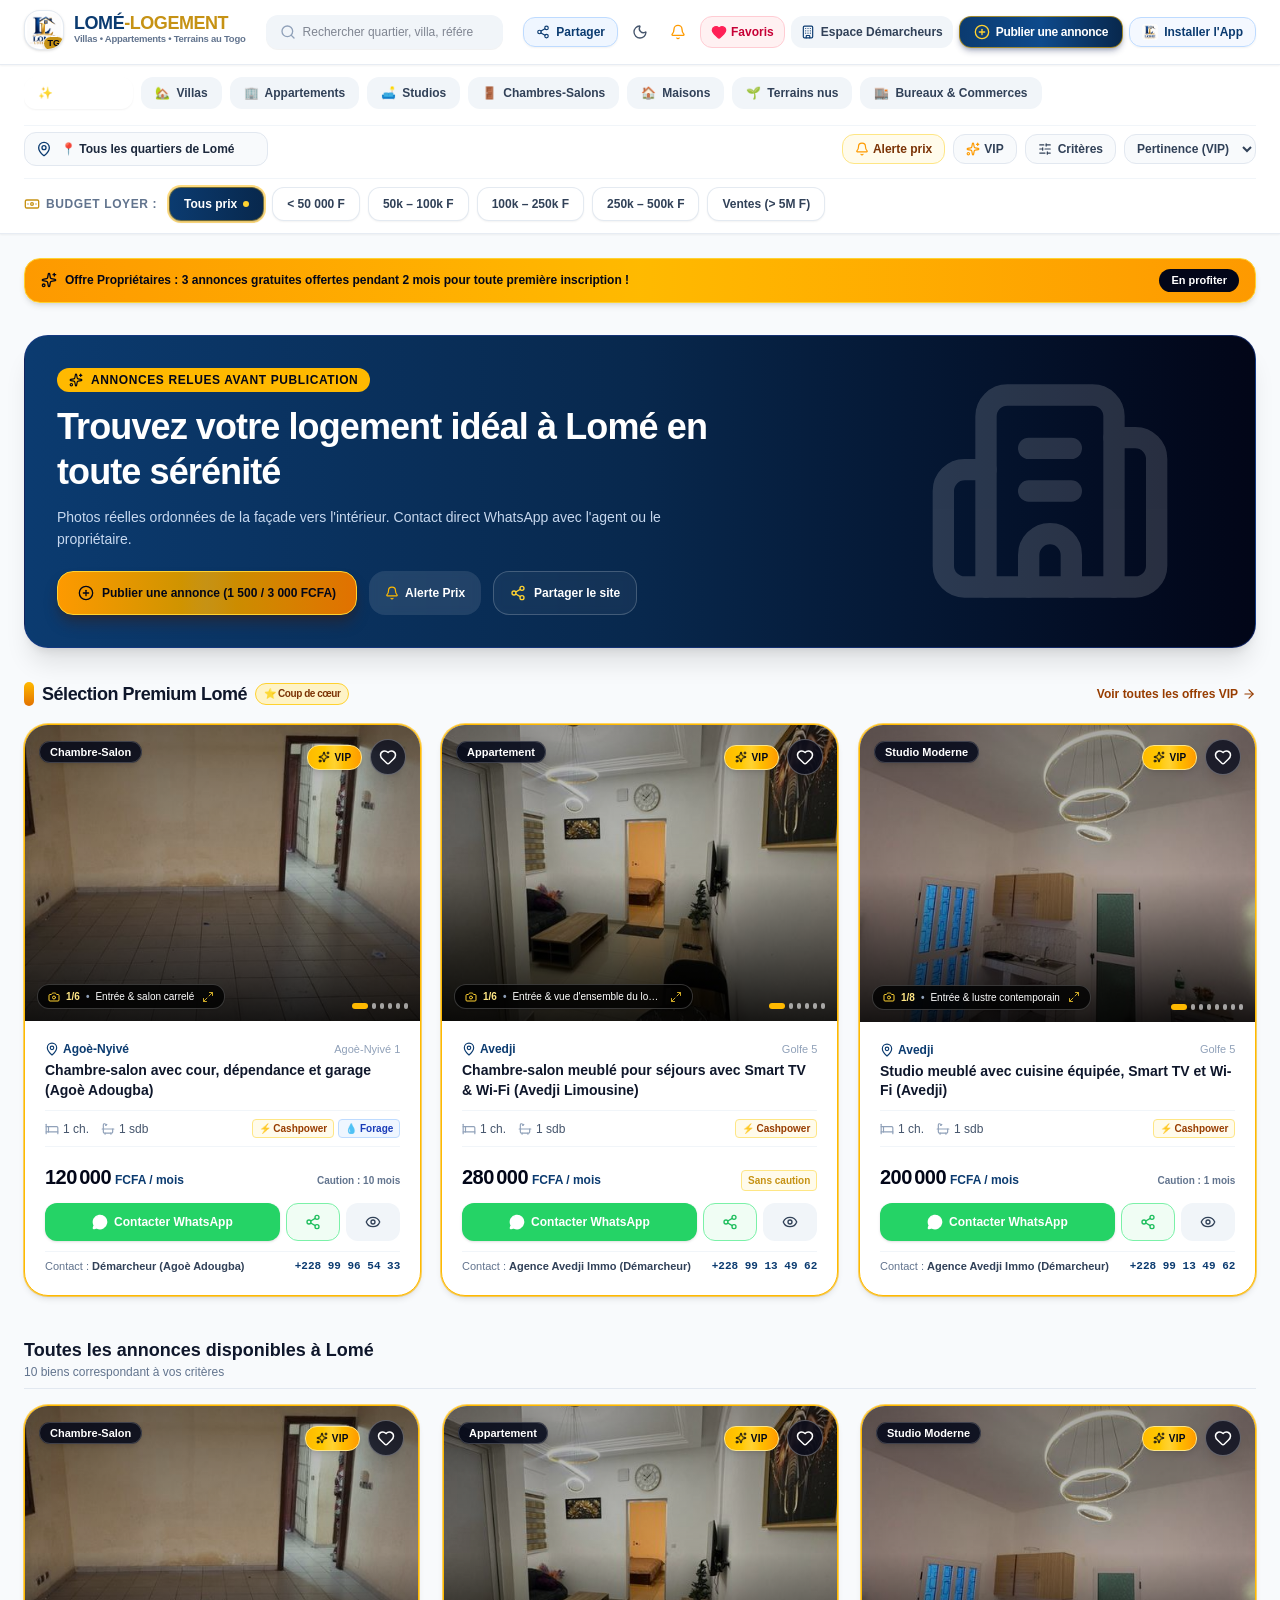
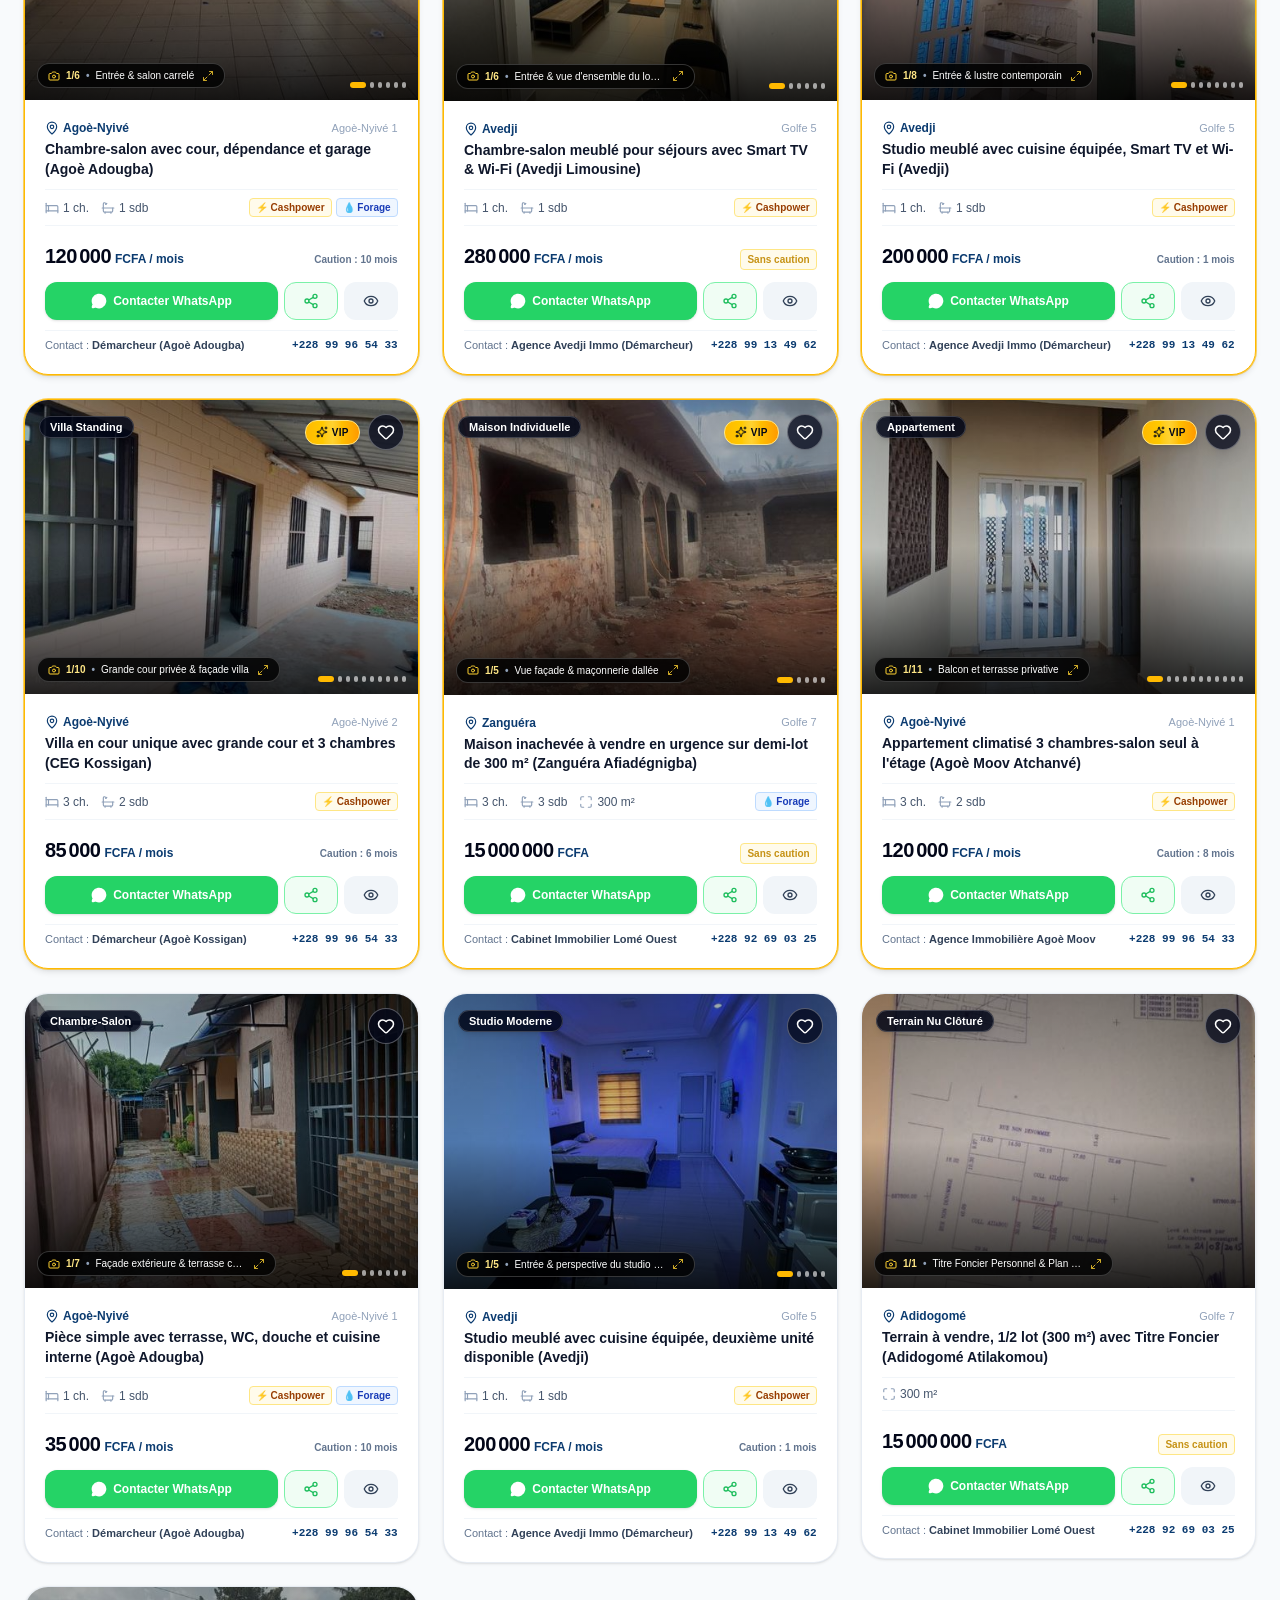
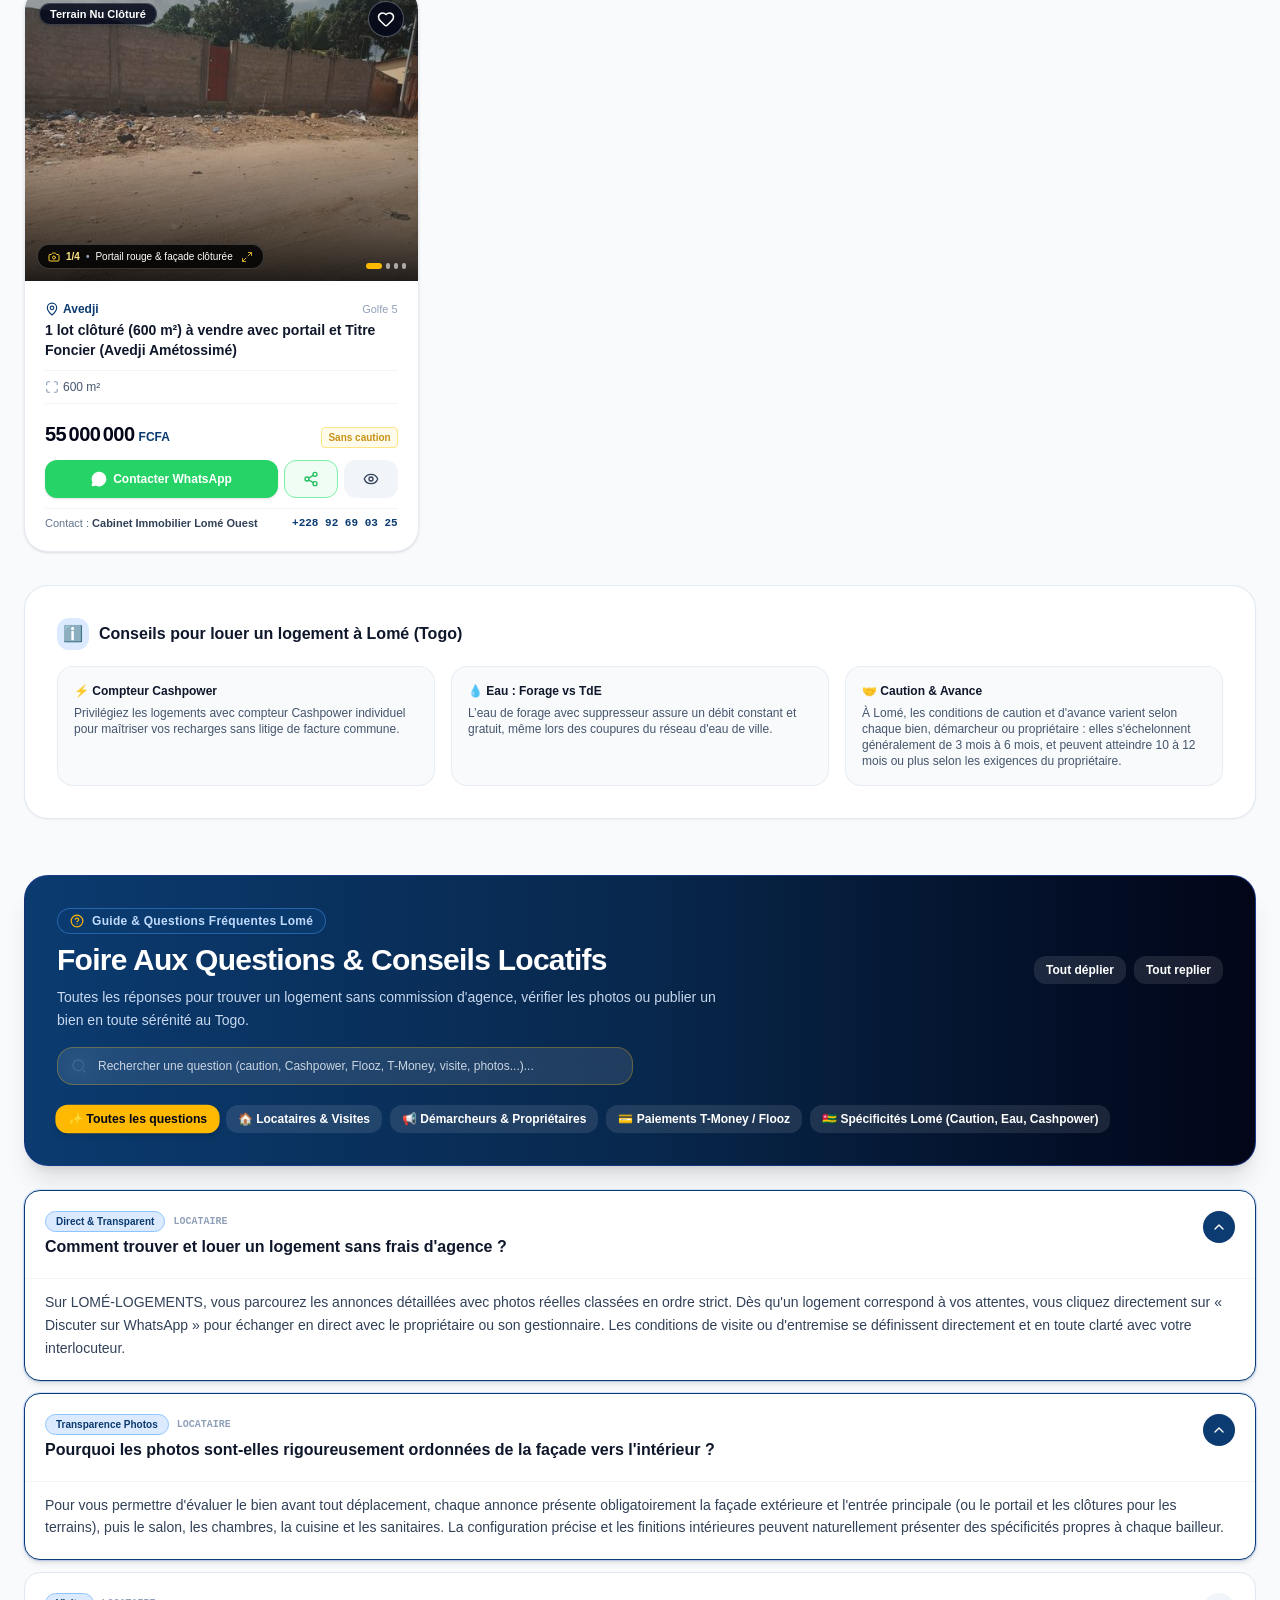
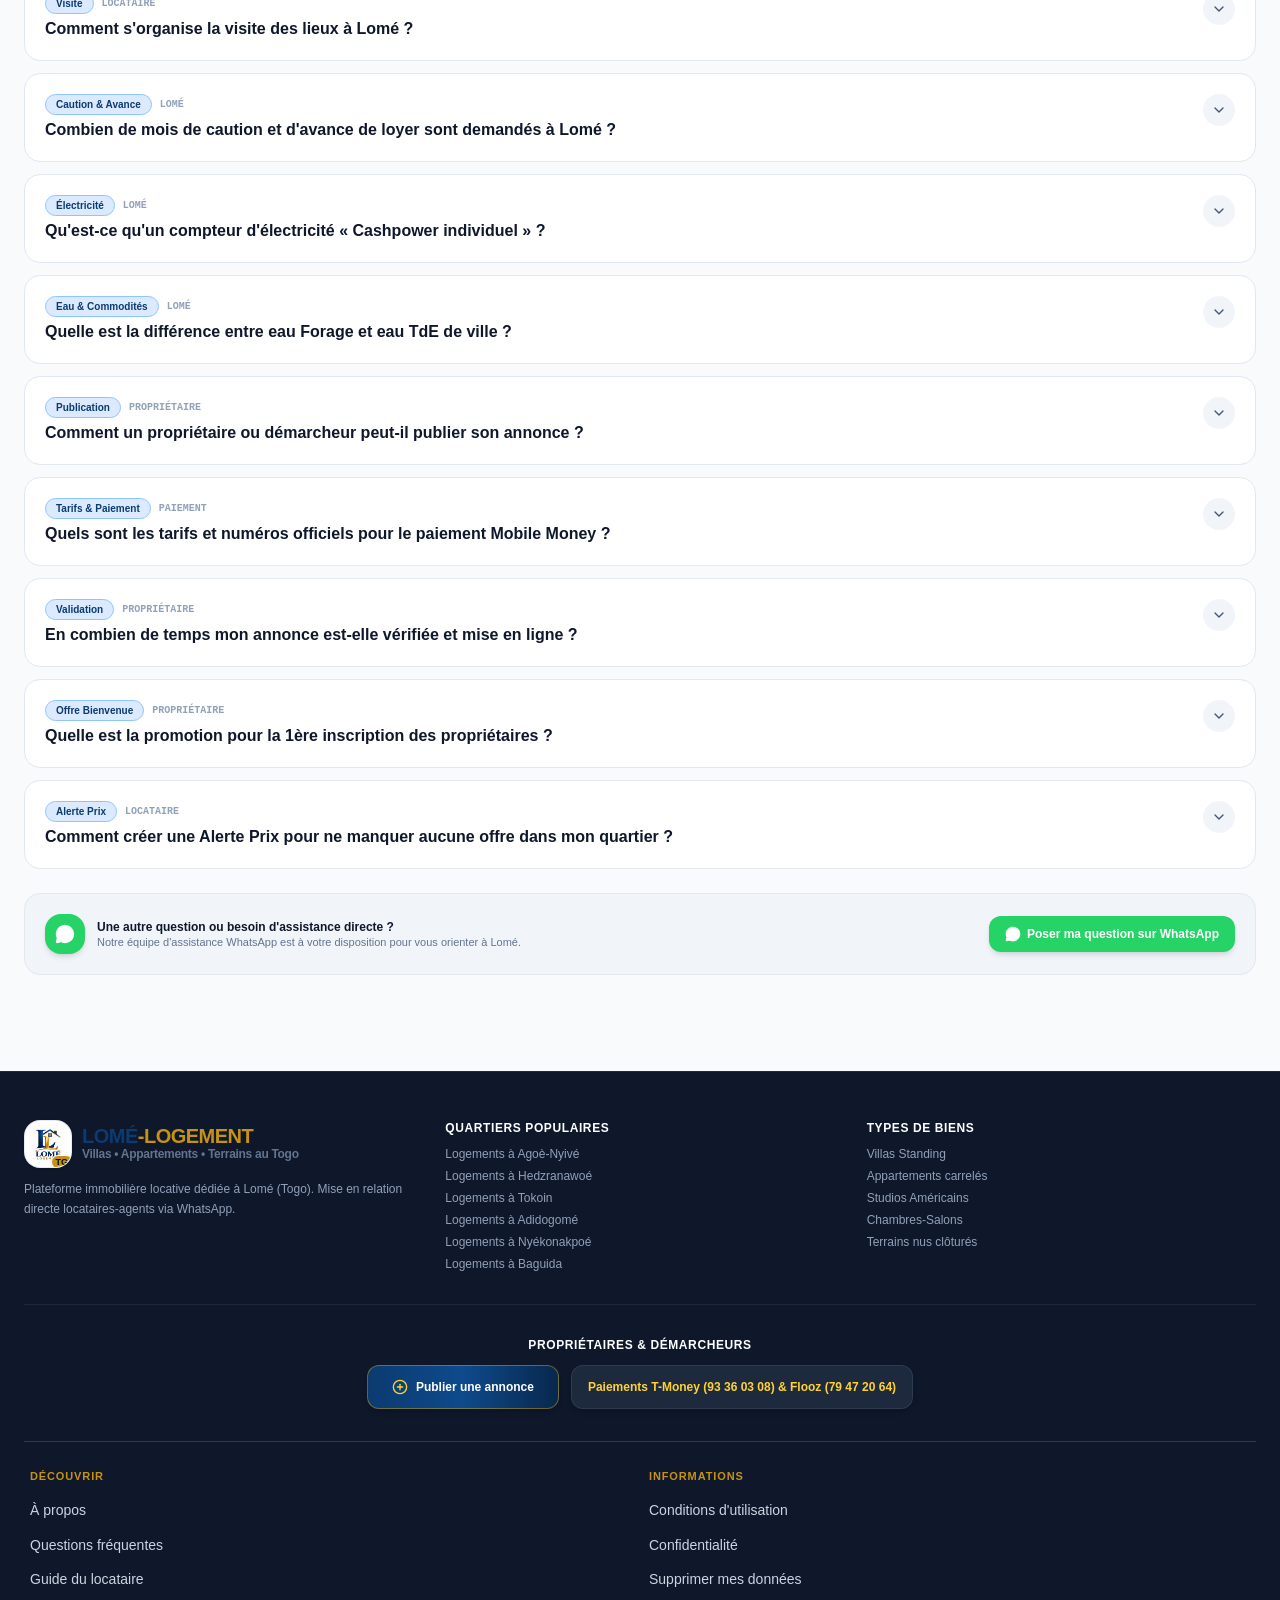
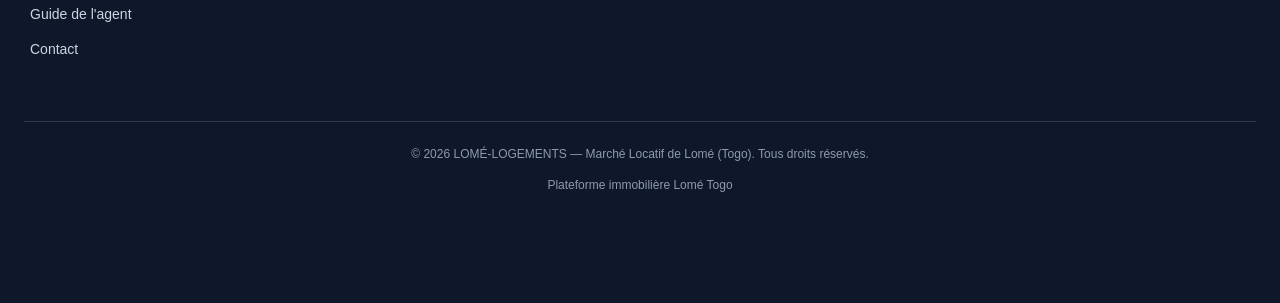
<file: index.html>
<!doctype html>
<html lang="fr" class="scroll-smooth">
  <head>
    <meta charset="UTF-8" />
    <meta name="viewport" content="width=device-width, initial-scale=1.0, maximum-scale=5.0, viewport-fit=cover" />
    <title>LOMÉ-LOGEMENTS – Location Immobilière à Lomé, Togo</title>
    <meta name="description" content="Trouvez votre futur logement à Lomé : villas, appartements, studios, chambres-salons et terrains. Contact direct par WhatsApp avec les agents et propriétaires." />
    
    <link rel="canonical" href="https://lome-logements.pages.dev/" />

    <!-- Open Graph / Facebook / WhatsApp (Absolute URLs required by WhatsApp crawler) -->
    <meta property="og:type" content="website" />
    <meta property="og:url" content="https://lome-logements.pages.dev/" />
    <meta property="og:title" content="LOMÉ-LOGEMENTS – Location Immobilière à Lomé (Togo)" />
    <meta property="og:description" content="Trouvez votre futur logement à Lomé : villas, appartements, studios et terrains. Contact direct WhatsApp avec les agents." />
    <meta property="og:site_name" content="LOMÉ-LOGEMENTS" />
    <meta property="og:image" content="https://lome-logements.pages.dev/logo-lome-logement.png" />
    <meta property="og:image:secure_url" content="https://lome-logements.pages.dev/logo-lome-logement.png" />
    <meta property="og:image:type" content="image/png" />
    <meta property="og:image:width" content="600" />
    <meta property="og:image:height" content="600" />
    <meta property="og:image:alt" content="Logo LOMÉ-LOGEMENTS Togo" />
    <meta property="og:locale" content="fr_TG" />

    <!-- Twitter / X -->
    <meta name="twitter:card" content="summary_large_image" />
    <meta name="twitter:url" content="https://lome-logements.pages.dev/" />
    <meta name="twitter:title" content="LOMÉ-LOGEMENTS – Location Immobilière à Lomé (Togo)" />
    <meta name="twitter:description" content="Trouvez votre futur logement à Lomé en un clic. Contact direct WhatsApp avec les agents." />
    <meta name="twitter:image" content="https://lome-logements.pages.dev/logo-lome-logement.png" />
    <meta name="twitter:image:alt" content="Logo LOMÉ-LOGEMENTS Togo" />

    <!-- Favicon & PWA Icons -->
    <link rel="icon" href="/favicon.ico" sizes="48x48" />
    <link rel="icon" type="image/png" sizes="48x48" href="/favicon-48x48.png" />
    <link rel="icon" type="image/png" sizes="96x96" href="/favicon-96x96.png" />
    <link rel="icon" type="image/png" sizes="192x192" href="/favicon-192x192.png" />
    <link rel="apple-touch-icon" href="/apple-touch-icon.png" />
    <link rel="manifest" href="/manifest.webmanifest" />
    <meta name="theme-color" content="#0B3B70" />
    <meta name="mobile-web-app-capable" content="yes" />
    <meta name="apple-mobile-web-app-capable" content="yes" />
    <meta name="apple-mobile-web-app-status-bar-style" content="default" />
    <meta name="apple-mobile-web-app-title" content="LoméLogement" />

    <!-- Structured Data (JSON-LD) for SEO & Rich Search Results -->
    
    <script>window.LOME_API=window.LOME_API||"https://script.google.com/macros/s/AKfycbwchJVAB5a1Qm7-Oq6IKfH0uNezoRXCa_KYncTu-J7DO_9ErZrh5by4diClI2C_Bcz5/exec";</script>
    <script>(function(){if(!("serviceWorker" in navigator))return;var had=!!navigator.serviceWorker.controller,rl=0;navigator.serviceWorker.addEventListener("controllerchange",function(){if(had&&!rl){rl=1;location.reload()}});navigator.serviceWorker.ready.then(function(r){var up=function(){try{r.update()}catch(e){}};setInterval(up,6e5);document.addEventListener("visibilitychange",function(){document.hidden||up()})})})();</script>
    <script type="module" crossorigin src="/index-7raqvtTx.js"></script>
    <link rel="stylesheet" crossorigin href="/index-pnSFC0dR.css">
  <script id="vite-plugin-pwa:register-sw" src="/registerSW.js"></script>    <script type="application/ld+json">{"@context":"https://schema.org","@type":"WebSite","name":"LOMÉ-LOGEMENTS","alternateName":["Lomé Logements","LOME-LOGEMENTS"],"url":"https://lome-logements.pages.dev/"}</script>
  </head>
  <body class="bg-slate-50 text-slate-800 antialiased selection:bg-[#0B3B70] selection:text-white overflow-x-hidden">
    <div id="root"></div>
  </body>
</html>
</file>
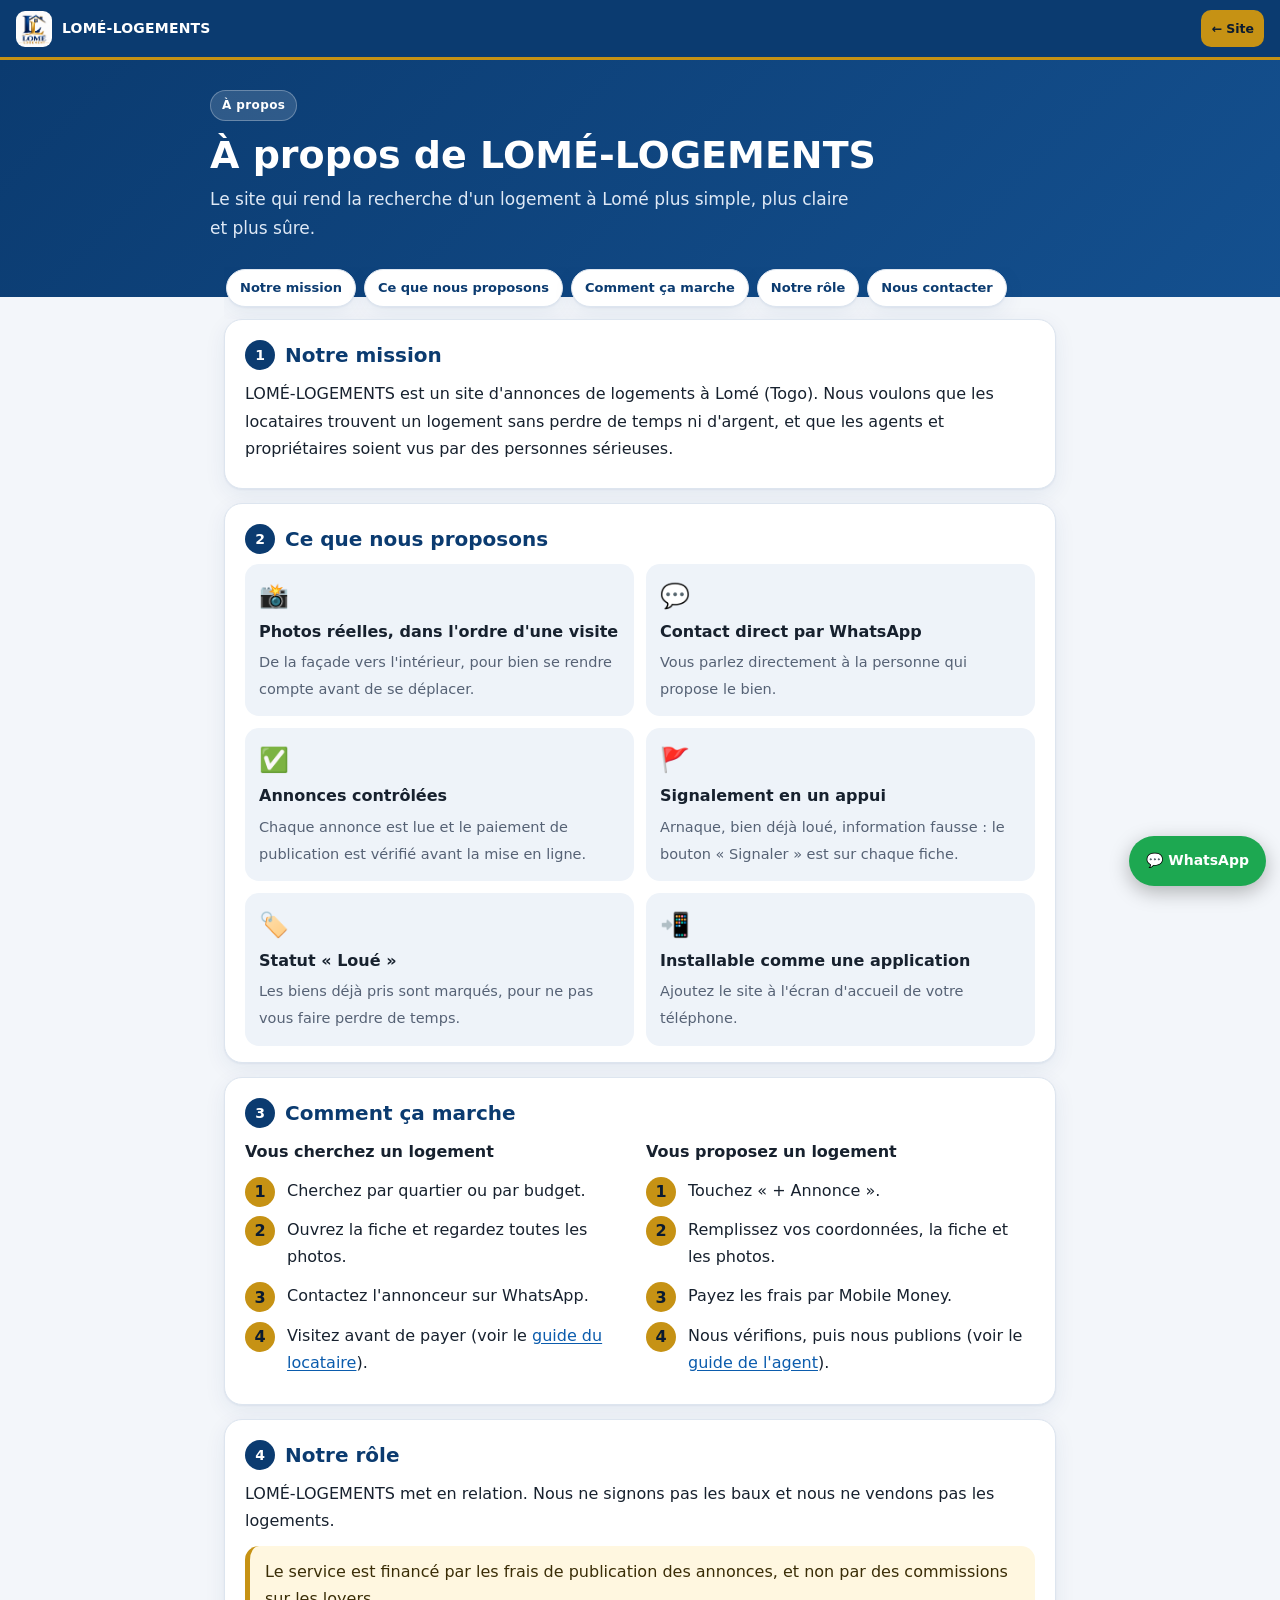
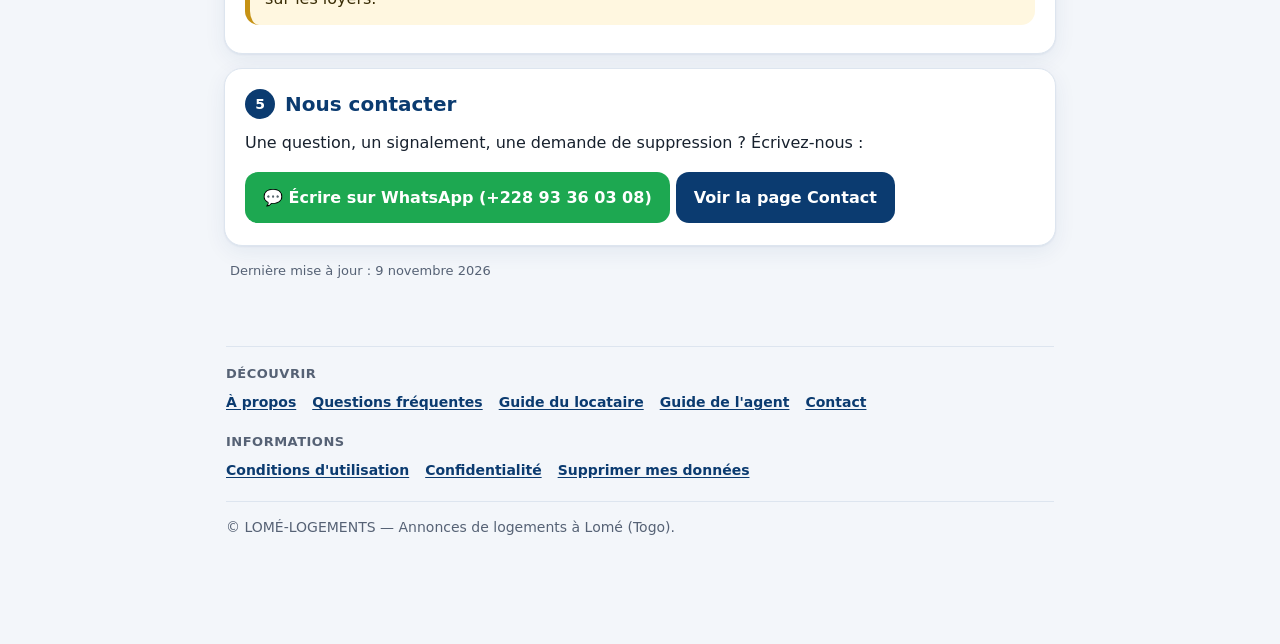
<file: a-propos.html>
<!doctype html>
<html lang="fr">
<head>
<meta charset="utf-8">
<meta name="viewport" content="width=device-width, initial-scale=1">
<title>À propos de LOMÉ-LOGEMENTS | LOMÉ-LOGEMENTS</title>
<meta name="description" content="Le site qui rend la recherche d'un logement à Lomé plus simple, plus claire et plus sûre.">
<link rel="canonical" href="https://lome-logements.pages.dev/a-propos.html">
<meta name="theme-color" content="#0B3B70">
<link rel="icon" href="/favicon.ico" sizes="48x48">
<link rel="icon" type="image/png" sizes="48x48" href="/favicon-48x48.png">
<style>
:root{--navy:#0B3B70;--navy2:#14508f;--gold:#C69214;--bg:#f3f6fa;--card:#fff;--txt:#17212e;--muted:#566275;--line:#dde5ef;--soft:#eef3f9;--ok:#1f7a45;--warn:#a5361f;--shadow:0 1px 2px rgba(11,59,112,.06),0 6px 22px rgba(11,59,112,.07)}
@media (prefers-color-scheme:dark){:root{--bg:#0d1520;--card:#142133;--txt:#e8eef6;--muted:#a3b1c4;--line:#233449;--soft:#1a2b42;--shadow:0 1px 2px rgba(0,0,0,.3)}}
*{box-sizing:border-box}html{-webkit-text-size-adjust:100%;scroll-behavior:smooth}
body{margin:0;background:var(--bg);color:var(--txt);font:16px/1.7 system-ui,-apple-system,"Segoe UI",Roboto,Arial,sans-serif}
a{color:#0b5cad;text-underline-offset:2px}@media (prefers-color-scheme:dark){a{color:#8fc0ff}}
.top{position:sticky;top:0;z-index:20;background:var(--navy);color:#fff;display:flex;align-items:center;gap:10px;padding:10px 16px;border-bottom:3px solid var(--gold)}
.top img{width:36px;height:36px;border-radius:9px;background:#fff}
.top .brand{color:#fff;text-decoration:none;font-weight:800;letter-spacing:.2px;font-size:14px;white-space:nowrap}
.top .back{margin-left:auto;background:var(--gold);color:#0b1b30;text-decoration:none;font-weight:800;font-size:12.5px;padding:8px 10px;border-radius:10px;white-space:nowrap}
.hero{background:linear-gradient(135deg,var(--navy) 0%,var(--navy2) 100%);color:#fff;padding:30px 18px 54px}
.hero .in{max-width:860px;margin:0 auto}
.hero .tag{display:inline-block;background:rgba(255,255,255,.14);border:1px solid rgba(255,255,255,.28);padding:4px 11px;border-radius:99px;font-size:12px;font-weight:700;letter-spacing:.4px;margin-bottom:12px}
.hero h1{margin:0 0 8px;font-size:clamp(26px,5.4vw,38px);line-height:1.18}
.hero p.lead{margin:0;font-size:17px;max-width:640px;color:#dfe9f6}
.wrap{max-width:860px;margin:-30px auto 0;padding:0 14px 40px}
.toc{display:flex;gap:8px;overflow-x:auto;padding:2px 2px 12px;scrollbar-width:none}
.toc::-webkit-scrollbar{display:none}
.toc a{flex:0 0 auto;background:var(--card);border:1px solid var(--line);color:var(--navy);padding:7px 13px;border-radius:99px;font-size:13px;font-weight:700;text-decoration:none;box-shadow:var(--shadow)}
@media (prefers-color-scheme:dark){.toc a{color:#cfe0f7}}
.card{background:var(--card);border:1px solid var(--line);border-radius:18px;padding:20px 20px 16px;margin:0 0 14px;box-shadow:var(--shadow)}
.card h2{margin:0 0 10px;font-size:20px;line-height:1.3;color:var(--navy);display:flex;align-items:center;gap:10px}
@media (prefers-color-scheme:dark){.card h2{color:#cfe0f7}}
.card h2 .n{flex:0 0 auto;width:30px;height:30px;border-radius:50%;background:var(--navy);color:#fff;font-size:14px;display:inline-flex;align-items:center;justify-content:center}
.card p{margin:0 0 10px;color:var(--txt)}
.card ul,.card ol{margin:6px 0 8px;padding-left:22px}.card li{margin:6px 0}
.grid{display:grid;gap:12px;grid-template-columns:1fr}
@media (min-width:640px){.grid.two{grid-template-columns:1fr 1fr}.grid.three{grid-template-columns:1fr 1fr 1fr}}
.feat{background:var(--soft);border-radius:14px;padding:14px}.feat b{display:block;margin-bottom:3px}.feat .i{font-size:24px;display:block;margin-bottom:4px}.feat span{color:var(--muted);font-size:14.5px;line-height:1.5}
.note{border-radius:14px;padding:12px 15px;margin:12px 0;background:#fff7e0;border-left:5px solid var(--gold);color:#3a2d06}
.note.danger{background:#fdecea;border-left-color:#c0392b;color:#5a1b14}
.note.ok{background:#e8f6ee;border-left-color:#1f7a45;color:#143b24}
@media (prefers-color-scheme:dark){.note{background:#2a2410;color:#f3e3b0}.note.danger{background:#2c1512;color:#f6c8c1}.note.ok{background:#12281b;color:#bfe8cd}}
.steps{list-style:none;padding:0!important;counter-reset:s}.steps li{counter-increment:s;position:relative;padding-left:42px;margin:12px 0}
.steps li::before{content:counter(s);position:absolute;left:0;top:0;width:30px;height:30px;border-radius:50%;background:var(--gold);color:#0b1b30;font-weight:800;display:flex;align-items:center;justify-content:center}
details{border:1px solid var(--line);border-radius:14px;padding:0 14px;margin:9px 0;background:var(--card)}
details[open]{background:var(--soft)}summary{cursor:pointer;font-weight:700;padding:13px 0;list-style:none;display:flex;justify-content:space-between;gap:10px}
summary::-webkit-details-marker{display:none}summary::after{content:"＋";color:var(--gold);font-size:20px;line-height:1}details[open] summary::after{content:"－"}
details p{margin:0 0 13px;color:var(--txt)}
.btn{display:inline-flex;align-items:center;gap:8px;background:#1da851;color:#fff!important;text-decoration:none;font-weight:800;padding:12px 18px;border-radius:13px;margin:6px 6px 6px 0}
.btn.alt{background:var(--navy)}
.kv{display:grid;grid-template-columns:150px 1fr;gap:6px 14px;margin:6px 0}.kv dt{color:var(--muted);font-weight:700;font-size:14px}.kv dd{margin:0}
@media (max-width:520px){.kv{grid-template-columns:1fr}.kv dd{margin-bottom:8px}}
.hub{display:grid;gap:10px;grid-template-columns:1fr 1fr}@media (min-width:640px){.hub{grid-template-columns:repeat(3,1fr)}}
.hub a{display:block;background:var(--card);border:1px solid var(--line);border-radius:14px;padding:12px;text-decoration:none;color:var(--txt);font-weight:700;box-shadow:var(--shadow)}.hub a span{display:block;font-size:22px;margin-bottom:2px}
.foot{max-width:860px;margin:0 auto;padding:6px 16px 90px;color:var(--muted);font-size:14px}
.foot h3{font-size:13px;letter-spacing:.5px;text-transform:uppercase;margin:16px 0 6px;color:var(--muted)}
.foot nav{display:flex;flex-wrap:wrap;gap:6px 16px}.foot a{color:var(--navy);font-weight:600}@media (prefers-color-scheme:dark){.foot a{color:#9fc6ff}}
.foot hr{border:0;border-top:1px solid var(--line);margin:18px 0 12px}
.fab{position:fixed;right:14px;bottom:14px;z-index:30;background:#1da851;color:#fff!important;text-decoration:none;font-weight:800;padding:13px 17px;border-radius:99px;box-shadow:0 6px 20px rgba(0,0,0,.28);font-size:14px}
@media print{.top,.fab,.toc{display:none}.hero{background:none;color:#000;padding:0}.card{box-shadow:none}}
</style>
</head>
<body>
<header class="top">
<img src="/logo-lome-logement.png" alt="" width="36" height="36">
<a class="brand" href="/">LOMÉ-LOGEMENTS</a>
<a class="back" href="/">← Site</a>
</header>
<div class="hero"><div class="in">
<span class="tag">À propos</span>
<h1>À propos de LOMÉ-LOGEMENTS</h1>
<p class="lead">Le site qui rend la recherche d'un logement à Lomé plus simple, plus claire et plus sûre.</p>
</div></div>
<main class="wrap">
<nav class="toc" aria-label="Sur cette page"><a href="#mission">Notre mission</a><a href="#proposons">Ce que nous proposons</a><a href="#fonctionnement">Comment ça marche</a><a href="#role">Notre rôle</a><a href="#contact">Nous contacter</a></nav>
<section class="card" id="mission"><h2><span class="n">1</span>Notre mission</h2><p>LOMÉ-LOGEMENTS est un site d'annonces de logements à Lomé (Togo). Nous voulons que les locataires trouvent un logement sans perdre de temps ni d'argent, et que les agents et propriétaires soient vus par des personnes sérieuses.</p></section>
<section class="card" id="proposons"><h2><span class="n">2</span>Ce que nous proposons</h2><div class="grid two"><div class="feat"><span class="i">📸</span><b>Photos réelles, dans l'ordre d'une visite</b><span>De la façade vers l'intérieur, pour bien se rendre compte avant de se déplacer.</span></div><div class="feat"><span class="i">💬</span><b>Contact direct par WhatsApp</b><span>Vous parlez directement à la personne qui propose le bien.</span></div><div class="feat"><span class="i">✅</span><b>Annonces contrôlées</b><span>Chaque annonce est lue et le paiement de publication est vérifié avant la mise en ligne.</span></div><div class="feat"><span class="i">🚩</span><b>Signalement en un appui</b><span>Arnaque, bien déjà loué, information fausse : le bouton « Signaler » est sur chaque fiche.</span></div><div class="feat"><span class="i">🏷️</span><b>Statut « Loué »</b><span>Les biens déjà pris sont marqués, pour ne pas vous faire perdre de temps.</span></div><div class="feat"><span class="i">📲</span><b>Installable comme une application</b><span>Ajoutez le site à l'écran d'accueil de votre téléphone.</span></div></div></section>
<section class="card" id="fonctionnement"><h2><span class="n">3</span>Comment ça marche</h2><div class="grid two"><div><b>Vous cherchez un logement</b><ol class="steps"><li>Cherchez par quartier ou par budget.</li><li>Ouvrez la fiche et regardez toutes les photos.</li><li>Contactez l'annonceur sur WhatsApp.</li><li>Visitez avant de payer (voir le <a href="/guide-locataire.html">guide du locataire</a>).</li></ol></div><div><b>Vous proposez un logement</b><ol class="steps"><li>Touchez « + Annonce ».</li><li>Remplissez vos coordonnées, la fiche et les photos.</li><li>Payez les frais par Mobile Money.</li><li>Nous vérifions, puis nous publions (voir le <a href="/guide-agent.html">guide de l'agent</a>).</li></ol></div></div></section>
<section class="card" id="role"><h2><span class="n">4</span>Notre rôle</h2><p>LOMÉ-LOGEMENTS met en relation. Nous ne signons pas les baux et nous ne vendons pas les logements.</p><div class="note">Le service est financé par les frais de publication des annonces, et non par des commissions sur les loyers.</div></section>
<section class="card" id="contact"><h2><span class="n">5</span>Nous contacter</h2><p>Une question, un signalement, une demande de suppression ? Écrivez-nous :</p><a class="btn" href="https://wa.me/22893360308">💬 Écrire sur WhatsApp (+228 93 36 03 08)</a><a class="btn alt" href="/contact.html">Voir la page Contact</a></section>


<p style="color:var(--muted);font-size:13px;margin:4px 6px 0">Dernière mise à jour : 9 novembre 2026</p>
</main>
<footer class="foot"><hr><h3>Découvrir</h3><nav><a href="/a-propos.html">À propos</a><a href="/faq.html">Questions fréquentes</a><a href="/guide-locataire.html">Guide du locataire</a><a href="/guide-agent.html">Guide de l'agent</a><a href="/contact.html">Contact</a></nav><h3>Informations</h3><nav><a href="/conditions.html">Conditions d'utilisation</a><a href="/confidentialite.html">Confidentialité</a><a href="/suppression-donnees.html">Supprimer mes données</a></nav><hr><p>© LOMÉ-LOGEMENTS — Annonces de logements à Lomé (Togo).</p></footer>
<a class="fab" href="https://wa.me/22893360308" aria-label="Écrire sur WhatsApp">💬 WhatsApp</a>
</body>
</html>
</file>
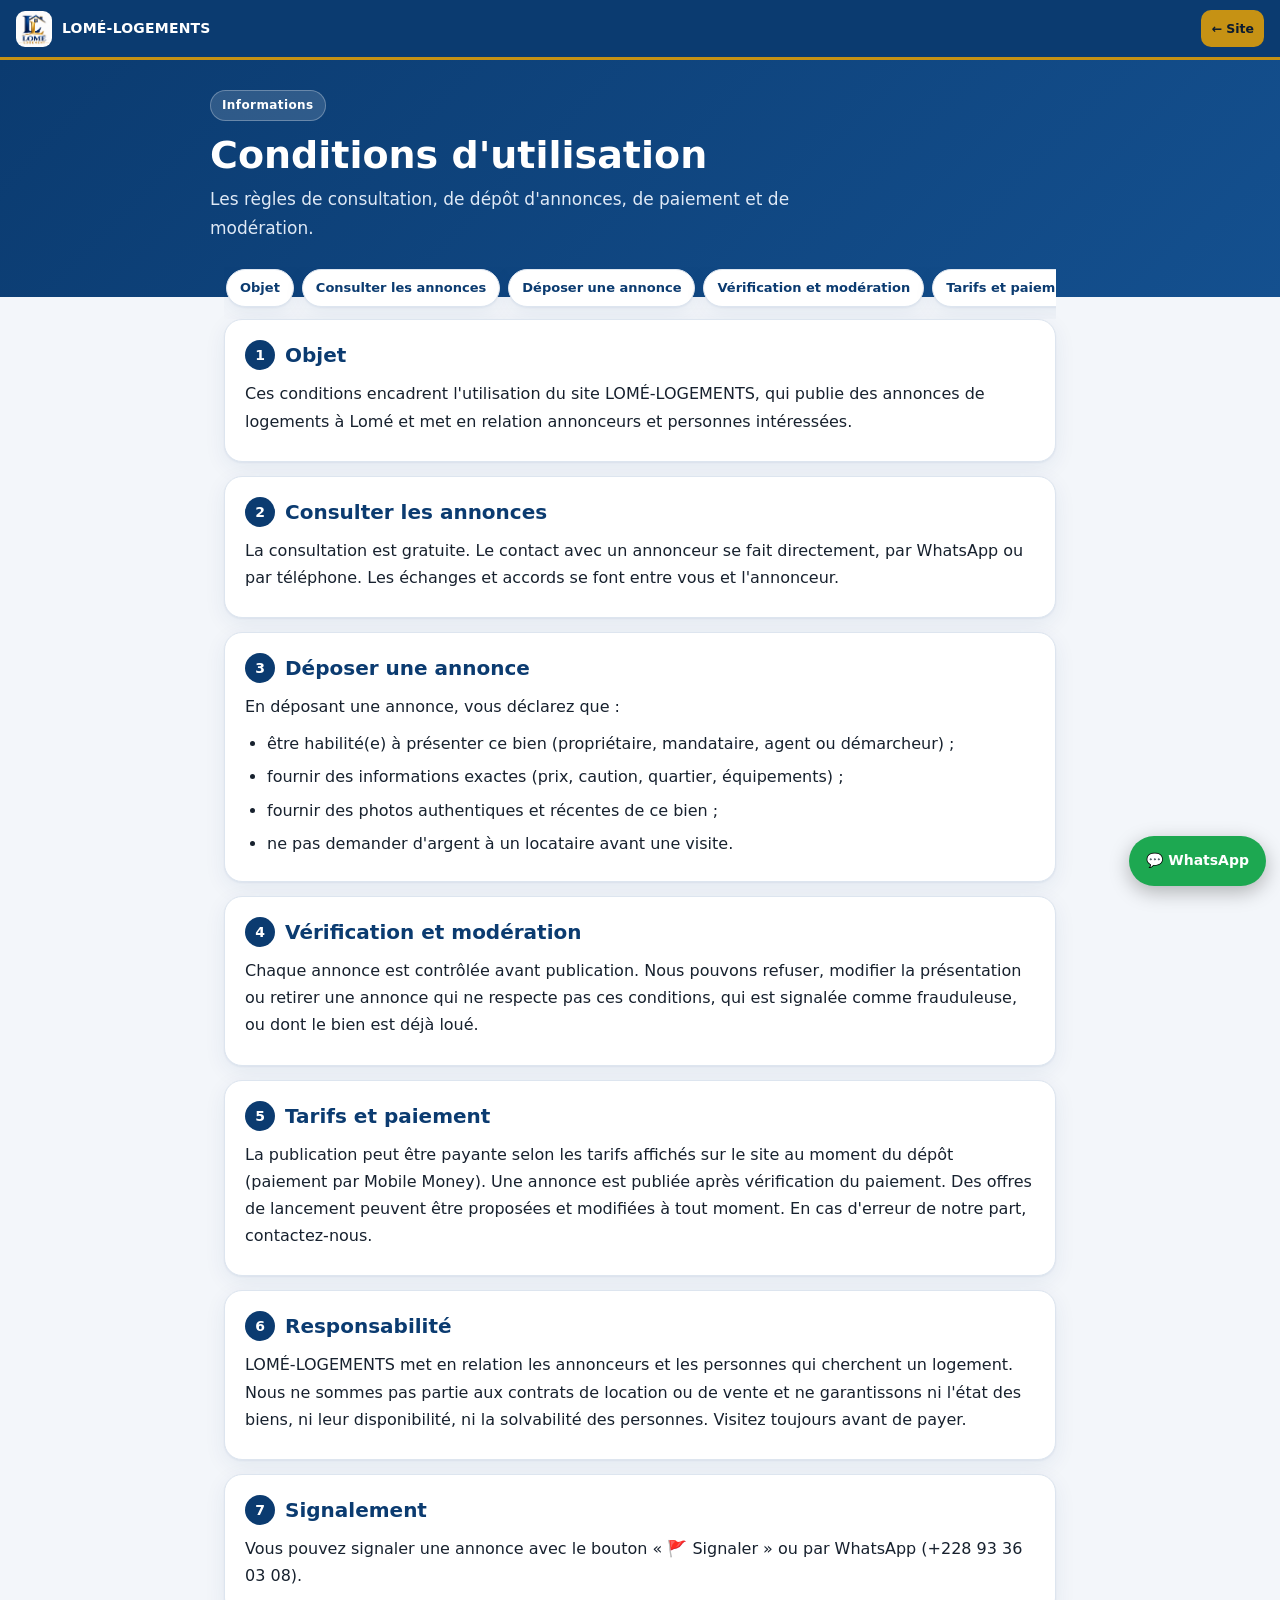
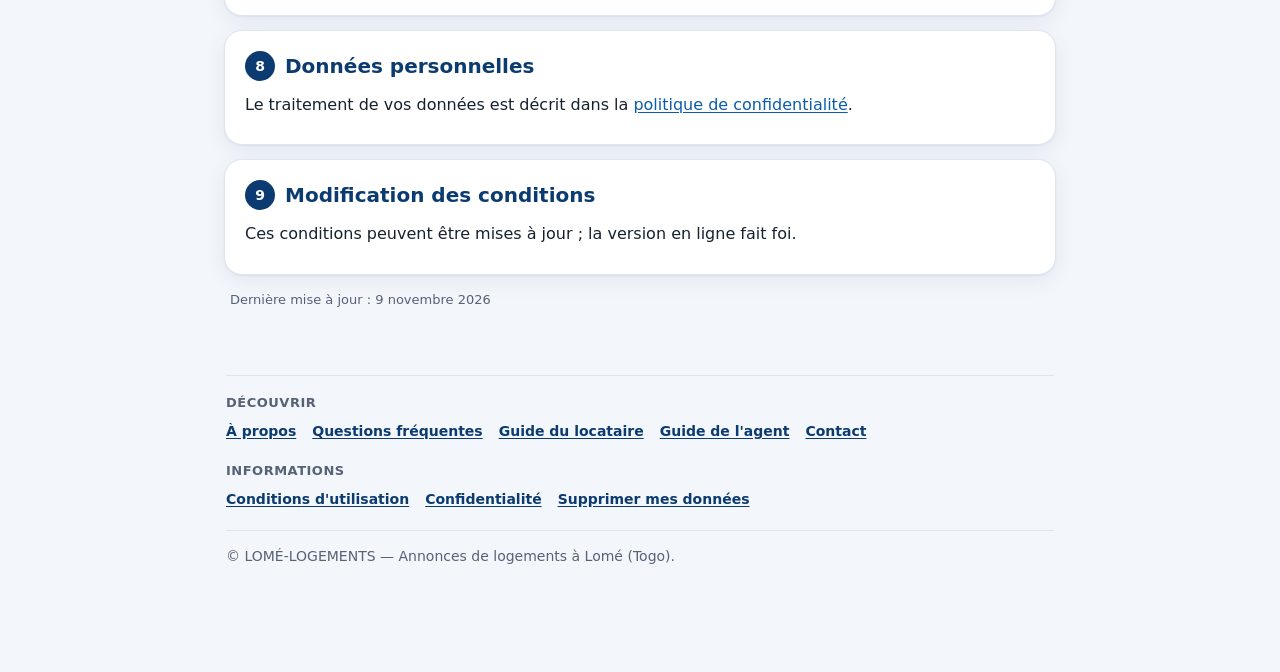
<file: conditions.html>
<!doctype html>
<html lang="fr">
<head>
<meta charset="utf-8">
<meta name="viewport" content="width=device-width, initial-scale=1">
<title>Conditions d'utilisation | LOMÉ-LOGEMENTS</title>
<meta name="description" content="Les règles de consultation, de dépôt d'annonces, de paiement et de modération.">
<link rel="canonical" href="https://lome-logements.pages.dev/conditions.html">
<meta name="theme-color" content="#0B3B70">
<link rel="icon" href="/favicon.ico" sizes="48x48">
<link rel="icon" type="image/png" sizes="48x48" href="/favicon-48x48.png">
<style>
:root{--navy:#0B3B70;--navy2:#14508f;--gold:#C69214;--bg:#f3f6fa;--card:#fff;--txt:#17212e;--muted:#566275;--line:#dde5ef;--soft:#eef3f9;--ok:#1f7a45;--warn:#a5361f;--shadow:0 1px 2px rgba(11,59,112,.06),0 6px 22px rgba(11,59,112,.07)}
@media (prefers-color-scheme:dark){:root{--bg:#0d1520;--card:#142133;--txt:#e8eef6;--muted:#a3b1c4;--line:#233449;--soft:#1a2b42;--shadow:0 1px 2px rgba(0,0,0,.3)}}
*{box-sizing:border-box}html{-webkit-text-size-adjust:100%;scroll-behavior:smooth}
body{margin:0;background:var(--bg);color:var(--txt);font:16px/1.7 system-ui,-apple-system,"Segoe UI",Roboto,Arial,sans-serif}
a{color:#0b5cad;text-underline-offset:2px}@media (prefers-color-scheme:dark){a{color:#8fc0ff}}
.top{position:sticky;top:0;z-index:20;background:var(--navy);color:#fff;display:flex;align-items:center;gap:10px;padding:10px 16px;border-bottom:3px solid var(--gold)}
.top img{width:36px;height:36px;border-radius:9px;background:#fff}
.top .brand{color:#fff;text-decoration:none;font-weight:800;letter-spacing:.2px;font-size:14px;white-space:nowrap}
.top .back{margin-left:auto;background:var(--gold);color:#0b1b30;text-decoration:none;font-weight:800;font-size:12.5px;padding:8px 10px;border-radius:10px;white-space:nowrap}
.hero{background:linear-gradient(135deg,var(--navy) 0%,var(--navy2) 100%);color:#fff;padding:30px 18px 54px}
.hero .in{max-width:860px;margin:0 auto}
.hero .tag{display:inline-block;background:rgba(255,255,255,.14);border:1px solid rgba(255,255,255,.28);padding:4px 11px;border-radius:99px;font-size:12px;font-weight:700;letter-spacing:.4px;margin-bottom:12px}
.hero h1{margin:0 0 8px;font-size:clamp(26px,5.4vw,38px);line-height:1.18}
.hero p.lead{margin:0;font-size:17px;max-width:640px;color:#dfe9f6}
.wrap{max-width:860px;margin:-30px auto 0;padding:0 14px 40px}
.toc{display:flex;gap:8px;overflow-x:auto;padding:2px 2px 12px;scrollbar-width:none}
.toc::-webkit-scrollbar{display:none}
.toc a{flex:0 0 auto;background:var(--card);border:1px solid var(--line);color:var(--navy);padding:7px 13px;border-radius:99px;font-size:13px;font-weight:700;text-decoration:none;box-shadow:var(--shadow)}
@media (prefers-color-scheme:dark){.toc a{color:#cfe0f7}}
.card{background:var(--card);border:1px solid var(--line);border-radius:18px;padding:20px 20px 16px;margin:0 0 14px;box-shadow:var(--shadow)}
.card h2{margin:0 0 10px;font-size:20px;line-height:1.3;color:var(--navy);display:flex;align-items:center;gap:10px}
@media (prefers-color-scheme:dark){.card h2{color:#cfe0f7}}
.card h2 .n{flex:0 0 auto;width:30px;height:30px;border-radius:50%;background:var(--navy);color:#fff;font-size:14px;display:inline-flex;align-items:center;justify-content:center}
.card p{margin:0 0 10px;color:var(--txt)}
.card ul,.card ol{margin:6px 0 8px;padding-left:22px}.card li{margin:6px 0}
.grid{display:grid;gap:12px;grid-template-columns:1fr}
@media (min-width:640px){.grid.two{grid-template-columns:1fr 1fr}.grid.three{grid-template-columns:1fr 1fr 1fr}}
.feat{background:var(--soft);border-radius:14px;padding:14px}.feat b{display:block;margin-bottom:3px}.feat .i{font-size:24px;display:block;margin-bottom:4px}.feat span{color:var(--muted);font-size:14.5px;line-height:1.5}
.note{border-radius:14px;padding:12px 15px;margin:12px 0;background:#fff7e0;border-left:5px solid var(--gold);color:#3a2d06}
.note.danger{background:#fdecea;border-left-color:#c0392b;color:#5a1b14}
.note.ok{background:#e8f6ee;border-left-color:#1f7a45;color:#143b24}
@media (prefers-color-scheme:dark){.note{background:#2a2410;color:#f3e3b0}.note.danger{background:#2c1512;color:#f6c8c1}.note.ok{background:#12281b;color:#bfe8cd}}
.steps{list-style:none;padding:0!important;counter-reset:s}.steps li{counter-increment:s;position:relative;padding-left:42px;margin:12px 0}
.steps li::before{content:counter(s);position:absolute;left:0;top:0;width:30px;height:30px;border-radius:50%;background:var(--gold);color:#0b1b30;font-weight:800;display:flex;align-items:center;justify-content:center}
details{border:1px solid var(--line);border-radius:14px;padding:0 14px;margin:9px 0;background:var(--card)}
details[open]{background:var(--soft)}summary{cursor:pointer;font-weight:700;padding:13px 0;list-style:none;display:flex;justify-content:space-between;gap:10px}
summary::-webkit-details-marker{display:none}summary::after{content:"＋";color:var(--gold);font-size:20px;line-height:1}details[open] summary::after{content:"－"}
details p{margin:0 0 13px;color:var(--txt)}
.btn{display:inline-flex;align-items:center;gap:8px;background:#1da851;color:#fff!important;text-decoration:none;font-weight:800;padding:12px 18px;border-radius:13px;margin:6px 6px 6px 0}
.btn.alt{background:var(--navy)}
.kv{display:grid;grid-template-columns:150px 1fr;gap:6px 14px;margin:6px 0}.kv dt{color:var(--muted);font-weight:700;font-size:14px}.kv dd{margin:0}
@media (max-width:520px){.kv{grid-template-columns:1fr}.kv dd{margin-bottom:8px}}
.hub{display:grid;gap:10px;grid-template-columns:1fr 1fr}@media (min-width:640px){.hub{grid-template-columns:repeat(3,1fr)}}
.hub a{display:block;background:var(--card);border:1px solid var(--line);border-radius:14px;padding:12px;text-decoration:none;color:var(--txt);font-weight:700;box-shadow:var(--shadow)}.hub a span{display:block;font-size:22px;margin-bottom:2px}
.foot{max-width:860px;margin:0 auto;padding:6px 16px 90px;color:var(--muted);font-size:14px}
.foot h3{font-size:13px;letter-spacing:.5px;text-transform:uppercase;margin:16px 0 6px;color:var(--muted)}
.foot nav{display:flex;flex-wrap:wrap;gap:6px 16px}.foot a{color:var(--navy);font-weight:600}@media (prefers-color-scheme:dark){.foot a{color:#9fc6ff}}
.foot hr{border:0;border-top:1px solid var(--line);margin:18px 0 12px}
.fab{position:fixed;right:14px;bottom:14px;z-index:30;background:#1da851;color:#fff!important;text-decoration:none;font-weight:800;padding:13px 17px;border-radius:99px;box-shadow:0 6px 20px rgba(0,0,0,.28);font-size:14px}
@media print{.top,.fab,.toc{display:none}.hero{background:none;color:#000;padding:0}.card{box-shadow:none}}
</style>
</head>
<body>
<header class="top">
<img src="/logo-lome-logement.png" alt="" width="36" height="36">
<a class="brand" href="/">LOMÉ-LOGEMENTS</a>
<a class="back" href="/">← Site</a>
</header>
<div class="hero"><div class="in">
<span class="tag">Informations</span>
<h1>Conditions d'utilisation</h1>
<p class="lead">Les règles de consultation, de dépôt d'annonces, de paiement et de modération.</p>
</div></div>
<main class="wrap">
<nav class="toc" aria-label="Sur cette page"><a href="#objet">Objet</a><a href="#consulter">Consulter les annonces</a><a href="#deposer">Déposer une annonce</a><a href="#moderation">Vérification et modération</a><a href="#tarifs">Tarifs et paiement</a><a href="#responsabilite">Responsabilité</a><a href="#signalement">Signalement</a><a href="#donnees">Données personnelles</a><a href="#modif">Modification des conditions</a></nav>
<section class="card" id="objet"><h2><span class="n">1</span>Objet</h2><p>Ces conditions encadrent l'utilisation du site LOMÉ-LOGEMENTS, qui publie des annonces de logements à Lomé et met en relation annonceurs et personnes intéressées.</p></section>
<section class="card" id="consulter"><h2><span class="n">2</span>Consulter les annonces</h2><p>La consultation est gratuite. Le contact avec un annonceur se fait directement, par WhatsApp ou par téléphone. Les échanges et accords se font entre vous et l'annonceur.</p></section>
<section class="card" id="deposer"><h2><span class="n">3</span>Déposer une annonce</h2><p>En déposant une annonce, vous déclarez que :</p><ul><li>être habilité(e) à présenter ce bien (propriétaire, mandataire, agent ou démarcheur) ;</li><li>fournir des informations exactes (prix, caution, quartier, équipements) ;</li><li>fournir des photos authentiques et récentes de ce bien ;</li><li>ne pas demander d'argent à un locataire avant une visite.</li></ul></section>
<section class="card" id="moderation"><h2><span class="n">4</span>Vérification et modération</h2><p>Chaque annonce est contrôlée avant publication. Nous pouvons refuser, modifier la présentation ou retirer une annonce qui ne respecte pas ces conditions, qui est signalée comme frauduleuse, ou dont le bien est déjà loué.</p></section>
<section class="card" id="tarifs"><h2><span class="n">5</span>Tarifs et paiement</h2><p>La publication peut être payante selon les tarifs affichés sur le site au moment du dépôt (paiement par Mobile Money). Une annonce est publiée après vérification du paiement. Des offres de lancement peuvent être proposées et modifiées à tout moment. En cas d'erreur de notre part, contactez-nous.</p></section>
<section class="card" id="responsabilite"><h2><span class="n">6</span>Responsabilité</h2><p>LOMÉ-LOGEMENTS met en relation les annonceurs et les personnes qui cherchent un logement. Nous ne sommes pas partie aux contrats de location ou de vente et ne garantissons ni l'état des biens, ni leur disponibilité, ni la solvabilité des personnes. Visitez toujours avant de payer.</p></section>
<section class="card" id="signalement"><h2><span class="n">7</span>Signalement</h2><p>Vous pouvez signaler une annonce avec le bouton « 🚩 Signaler » ou par WhatsApp (+228 93 36 03 08).</p></section>
<section class="card" id="donnees"><h2><span class="n">8</span>Données personnelles</h2><p>Le traitement de vos données est décrit dans la <a href="/confidentialite.html">politique de confidentialité</a>.</p></section>
<section class="card" id="modif"><h2><span class="n">9</span>Modification des conditions</h2><p>Ces conditions peuvent être mises à jour ; la version en ligne fait foi.</p></section>


<p style="color:var(--muted);font-size:13px;margin:4px 6px 0">Dernière mise à jour : 9 novembre 2026</p>
</main>
<footer class="foot"><hr><h3>Découvrir</h3><nav><a href="/a-propos.html">À propos</a><a href="/faq.html">Questions fréquentes</a><a href="/guide-locataire.html">Guide du locataire</a><a href="/guide-agent.html">Guide de l'agent</a><a href="/contact.html">Contact</a></nav><h3>Informations</h3><nav><a href="/conditions.html">Conditions d'utilisation</a><a href="/confidentialite.html">Confidentialité</a><a href="/suppression-donnees.html">Supprimer mes données</a></nav><hr><p>© LOMÉ-LOGEMENTS — Annonces de logements à Lomé (Togo).</p></footer>
<a class="fab" href="https://wa.me/22893360308" aria-label="Écrire sur WhatsApp">💬 WhatsApp</a>
</body>
</html>
</file>
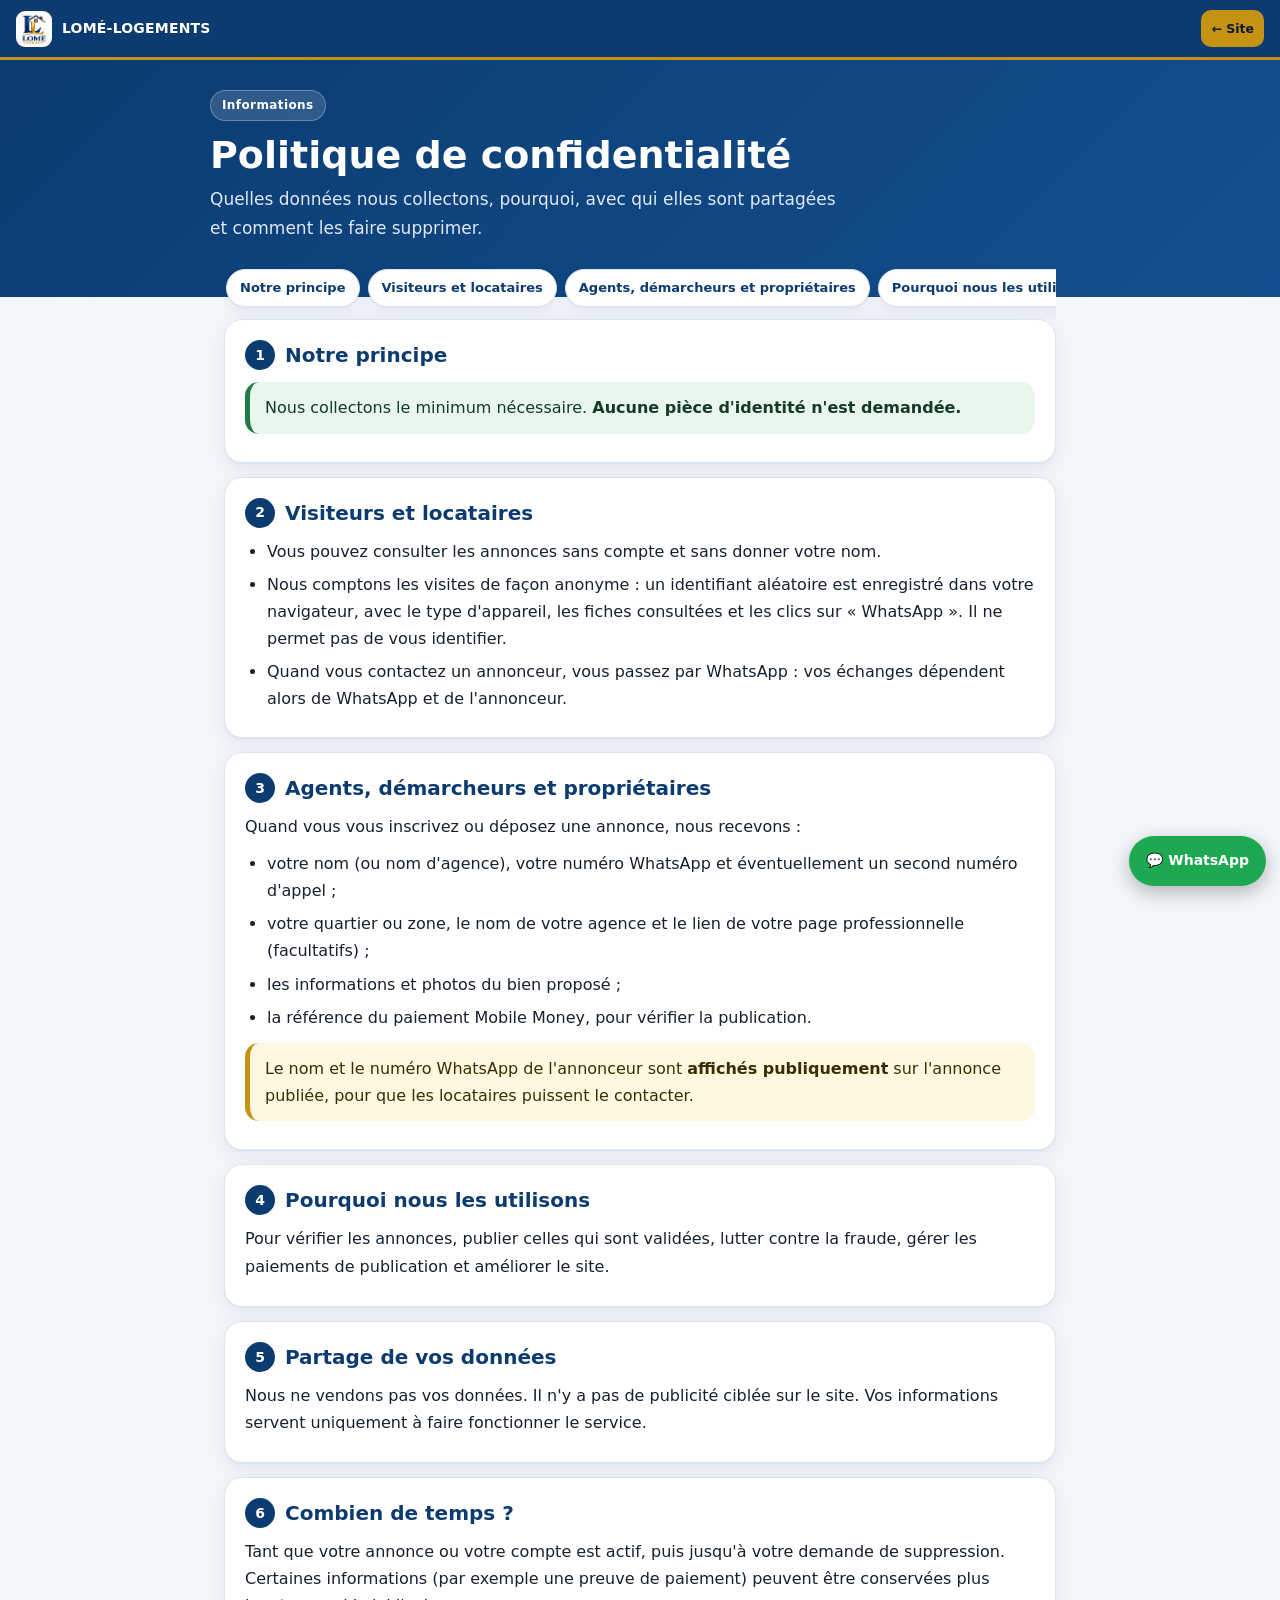
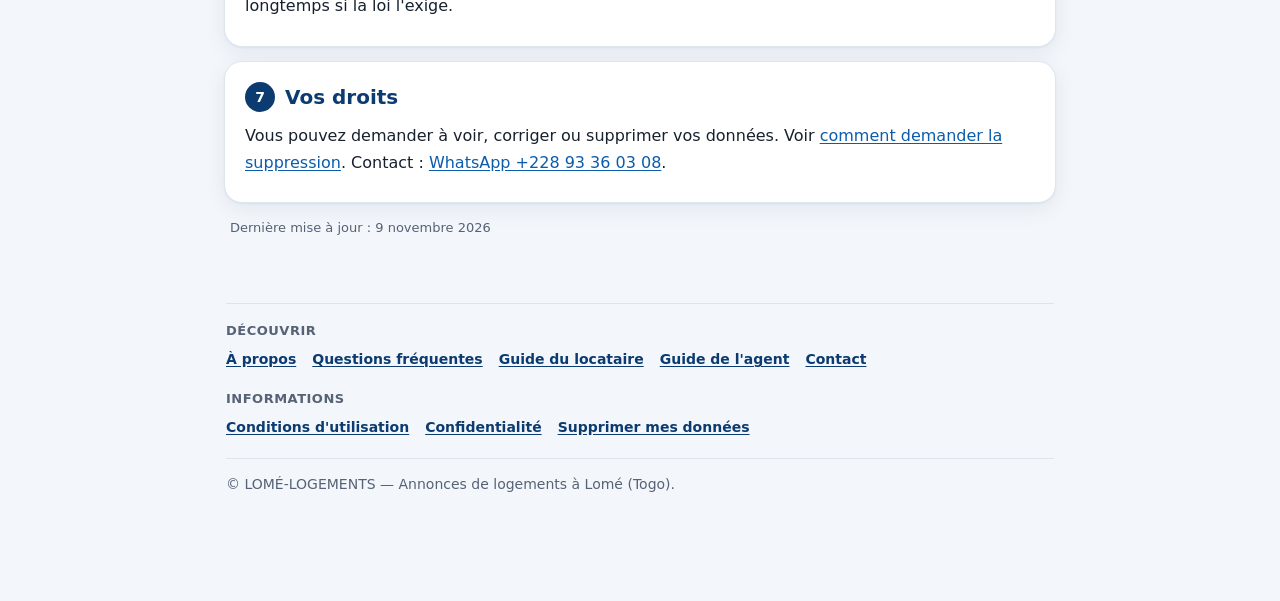
<file: confidentialite.html>
<!doctype html>
<html lang="fr">
<head>
<meta charset="utf-8">
<meta name="viewport" content="width=device-width, initial-scale=1">
<title>Politique de confidentialité | LOMÉ-LOGEMENTS</title>
<meta name="description" content="Quelles données nous collectons, pourquoi, avec qui elles sont partagées et comment les faire supprimer.">
<link rel="canonical" href="https://lome-logements.pages.dev/confidentialite.html">
<meta name="theme-color" content="#0B3B70">
<link rel="icon" href="/favicon.ico" sizes="48x48">
<link rel="icon" type="image/png" sizes="48x48" href="/favicon-48x48.png">
<style>
:root{--navy:#0B3B70;--navy2:#14508f;--gold:#C69214;--bg:#f3f6fa;--card:#fff;--txt:#17212e;--muted:#566275;--line:#dde5ef;--soft:#eef3f9;--ok:#1f7a45;--warn:#a5361f;--shadow:0 1px 2px rgba(11,59,112,.06),0 6px 22px rgba(11,59,112,.07)}
@media (prefers-color-scheme:dark){:root{--bg:#0d1520;--card:#142133;--txt:#e8eef6;--muted:#a3b1c4;--line:#233449;--soft:#1a2b42;--shadow:0 1px 2px rgba(0,0,0,.3)}}
*{box-sizing:border-box}html{-webkit-text-size-adjust:100%;scroll-behavior:smooth}
body{margin:0;background:var(--bg);color:var(--txt);font:16px/1.7 system-ui,-apple-system,"Segoe UI",Roboto,Arial,sans-serif}
a{color:#0b5cad;text-underline-offset:2px}@media (prefers-color-scheme:dark){a{color:#8fc0ff}}
.top{position:sticky;top:0;z-index:20;background:var(--navy);color:#fff;display:flex;align-items:center;gap:10px;padding:10px 16px;border-bottom:3px solid var(--gold)}
.top img{width:36px;height:36px;border-radius:9px;background:#fff}
.top .brand{color:#fff;text-decoration:none;font-weight:800;letter-spacing:.2px;font-size:14px;white-space:nowrap}
.top .back{margin-left:auto;background:var(--gold);color:#0b1b30;text-decoration:none;font-weight:800;font-size:12.5px;padding:8px 10px;border-radius:10px;white-space:nowrap}
.hero{background:linear-gradient(135deg,var(--navy) 0%,var(--navy2) 100%);color:#fff;padding:30px 18px 54px}
.hero .in{max-width:860px;margin:0 auto}
.hero .tag{display:inline-block;background:rgba(255,255,255,.14);border:1px solid rgba(255,255,255,.28);padding:4px 11px;border-radius:99px;font-size:12px;font-weight:700;letter-spacing:.4px;margin-bottom:12px}
.hero h1{margin:0 0 8px;font-size:clamp(26px,5.4vw,38px);line-height:1.18}
.hero p.lead{margin:0;font-size:17px;max-width:640px;color:#dfe9f6}
.wrap{max-width:860px;margin:-30px auto 0;padding:0 14px 40px}
.toc{display:flex;gap:8px;overflow-x:auto;padding:2px 2px 12px;scrollbar-width:none}
.toc::-webkit-scrollbar{display:none}
.toc a{flex:0 0 auto;background:var(--card);border:1px solid var(--line);color:var(--navy);padding:7px 13px;border-radius:99px;font-size:13px;font-weight:700;text-decoration:none;box-shadow:var(--shadow)}
@media (prefers-color-scheme:dark){.toc a{color:#cfe0f7}}
.card{background:var(--card);border:1px solid var(--line);border-radius:18px;padding:20px 20px 16px;margin:0 0 14px;box-shadow:var(--shadow)}
.card h2{margin:0 0 10px;font-size:20px;line-height:1.3;color:var(--navy);display:flex;align-items:center;gap:10px}
@media (prefers-color-scheme:dark){.card h2{color:#cfe0f7}}
.card h2 .n{flex:0 0 auto;width:30px;height:30px;border-radius:50%;background:var(--navy);color:#fff;font-size:14px;display:inline-flex;align-items:center;justify-content:center}
.card p{margin:0 0 10px;color:var(--txt)}
.card ul,.card ol{margin:6px 0 8px;padding-left:22px}.card li{margin:6px 0}
.grid{display:grid;gap:12px;grid-template-columns:1fr}
@media (min-width:640px){.grid.two{grid-template-columns:1fr 1fr}.grid.three{grid-template-columns:1fr 1fr 1fr}}
.feat{background:var(--soft);border-radius:14px;padding:14px}.feat b{display:block;margin-bottom:3px}.feat .i{font-size:24px;display:block;margin-bottom:4px}.feat span{color:var(--muted);font-size:14.5px;line-height:1.5}
.note{border-radius:14px;padding:12px 15px;margin:12px 0;background:#fff7e0;border-left:5px solid var(--gold);color:#3a2d06}
.note.danger{background:#fdecea;border-left-color:#c0392b;color:#5a1b14}
.note.ok{background:#e8f6ee;border-left-color:#1f7a45;color:#143b24}
@media (prefers-color-scheme:dark){.note{background:#2a2410;color:#f3e3b0}.note.danger{background:#2c1512;color:#f6c8c1}.note.ok{background:#12281b;color:#bfe8cd}}
.steps{list-style:none;padding:0!important;counter-reset:s}.steps li{counter-increment:s;position:relative;padding-left:42px;margin:12px 0}
.steps li::before{content:counter(s);position:absolute;left:0;top:0;width:30px;height:30px;border-radius:50%;background:var(--gold);color:#0b1b30;font-weight:800;display:flex;align-items:center;justify-content:center}
details{border:1px solid var(--line);border-radius:14px;padding:0 14px;margin:9px 0;background:var(--card)}
details[open]{background:var(--soft)}summary{cursor:pointer;font-weight:700;padding:13px 0;list-style:none;display:flex;justify-content:space-between;gap:10px}
summary::-webkit-details-marker{display:none}summary::after{content:"＋";color:var(--gold);font-size:20px;line-height:1}details[open] summary::after{content:"－"}
details p{margin:0 0 13px;color:var(--txt)}
.btn{display:inline-flex;align-items:center;gap:8px;background:#1da851;color:#fff!important;text-decoration:none;font-weight:800;padding:12px 18px;border-radius:13px;margin:6px 6px 6px 0}
.btn.alt{background:var(--navy)}
.kv{display:grid;grid-template-columns:150px 1fr;gap:6px 14px;margin:6px 0}.kv dt{color:var(--muted);font-weight:700;font-size:14px}.kv dd{margin:0}
@media (max-width:520px){.kv{grid-template-columns:1fr}.kv dd{margin-bottom:8px}}
.hub{display:grid;gap:10px;grid-template-columns:1fr 1fr}@media (min-width:640px){.hub{grid-template-columns:repeat(3,1fr)}}
.hub a{display:block;background:var(--card);border:1px solid var(--line);border-radius:14px;padding:12px;text-decoration:none;color:var(--txt);font-weight:700;box-shadow:var(--shadow)}.hub a span{display:block;font-size:22px;margin-bottom:2px}
.foot{max-width:860px;margin:0 auto;padding:6px 16px 90px;color:var(--muted);font-size:14px}
.foot h3{font-size:13px;letter-spacing:.5px;text-transform:uppercase;margin:16px 0 6px;color:var(--muted)}
.foot nav{display:flex;flex-wrap:wrap;gap:6px 16px}.foot a{color:var(--navy);font-weight:600}@media (prefers-color-scheme:dark){.foot a{color:#9fc6ff}}
.foot hr{border:0;border-top:1px solid var(--line);margin:18px 0 12px}
.fab{position:fixed;right:14px;bottom:14px;z-index:30;background:#1da851;color:#fff!important;text-decoration:none;font-weight:800;padding:13px 17px;border-radius:99px;box-shadow:0 6px 20px rgba(0,0,0,.28);font-size:14px}
@media print{.top,.fab,.toc{display:none}.hero{background:none;color:#000;padding:0}.card{box-shadow:none}}
</style>
</head>
<body>
<header class="top">
<img src="/logo-lome-logement.png" alt="" width="36" height="36">
<a class="brand" href="/">LOMÉ-LOGEMENTS</a>
<a class="back" href="/">← Site</a>
</header>
<div class="hero"><div class="in">
<span class="tag">Informations</span>
<h1>Politique de confidentialité</h1>
<p class="lead">Quelles données nous collectons, pourquoi, avec qui elles sont partagées et comment les faire supprimer.</p>
</div></div>
<main class="wrap">
<nav class="toc" aria-label="Sur cette page"><a href="#principe">Notre principe</a><a href="#visiteurs">Visiteurs et locataires</a><a href="#agents">Agents, démarcheurs et propriétaires</a><a href="#pourquoi">Pourquoi nous les utilisons</a><a href="#partage">Partage de vos données</a><a href="#duree">Combien de temps ?</a><a href="#droits">Vos droits</a></nav>
<section class="card" id="principe"><h2><span class="n">1</span>Notre principe</h2><div class="note ok">Nous collectons le minimum nécessaire. <b>Aucune pièce d'identité n'est demandée.</b></div></section>
<section class="card" id="visiteurs"><h2><span class="n">2</span>Visiteurs et locataires</h2><ul><li>Vous pouvez consulter les annonces sans compte et sans donner votre nom.</li><li>Nous comptons les visites de façon anonyme : un identifiant aléatoire est enregistré dans votre navigateur, avec le type d'appareil, les fiches consultées et les clics sur « WhatsApp ». Il ne permet pas de vous identifier.</li><li>Quand vous contactez un annonceur, vous passez par WhatsApp : vos échanges dépendent alors de WhatsApp et de l'annonceur.</li></ul></section>
<section class="card" id="agents"><h2><span class="n">3</span>Agents, démarcheurs et propriétaires</h2><p>Quand vous vous inscrivez ou déposez une annonce, nous recevons :</p><ul><li>votre nom (ou nom d'agence), votre numéro WhatsApp et éventuellement un second numéro d'appel ;</li><li>votre quartier ou zone, le nom de votre agence et le lien de votre page professionnelle (facultatifs) ;</li><li>les informations et photos du bien proposé ;</li><li>la référence du paiement Mobile Money, pour vérifier la publication.</li></ul><div class="note">Le nom et le numéro WhatsApp de l'annonceur sont <b>affichés publiquement</b> sur l'annonce publiée, pour que les locataires puissent le contacter.</div></section>
<section class="card" id="pourquoi"><h2><span class="n">4</span>Pourquoi nous les utilisons</h2><p>Pour vérifier les annonces, publier celles qui sont validées, lutter contre la fraude, gérer les paiements de publication et améliorer le site.</p></section>
<section class="card" id="partage"><h2><span class="n">5</span>Partage de vos données</h2><p>Nous ne vendons pas vos données. Il n'y a pas de publicité ciblée sur le site. Vos informations servent uniquement à faire fonctionner le service.</p></section>
<section class="card" id="duree"><h2><span class="n">6</span>Combien de temps ?</h2><p>Tant que votre annonce ou votre compte est actif, puis jusqu'à votre demande de suppression. Certaines informations (par exemple une preuve de paiement) peuvent être conservées plus longtemps si la loi l'exige.</p></section>
<section class="card" id="droits"><h2><span class="n">7</span>Vos droits</h2><p>Vous pouvez demander à voir, corriger ou supprimer vos données. Voir <a href="/suppression-donnees.html">comment demander la suppression</a>. Contact : <a href="https://wa.me/22893360308">WhatsApp +228 93 36 03 08</a>.</p></section>


<p style="color:var(--muted);font-size:13px;margin:4px 6px 0">Dernière mise à jour : 9 novembre 2026</p>
</main>
<footer class="foot"><hr><h3>Découvrir</h3><nav><a href="/a-propos.html">À propos</a><a href="/faq.html">Questions fréquentes</a><a href="/guide-locataire.html">Guide du locataire</a><a href="/guide-agent.html">Guide de l'agent</a><a href="/contact.html">Contact</a></nav><h3>Informations</h3><nav><a href="/conditions.html">Conditions d'utilisation</a><a href="/confidentialite.html">Confidentialité</a><a href="/suppression-donnees.html">Supprimer mes données</a></nav><hr><p>© LOMÉ-LOGEMENTS — Annonces de logements à Lomé (Togo).</p></footer>
<a class="fab" href="https://wa.me/22893360308" aria-label="Écrire sur WhatsApp">💬 WhatsApp</a>
</body>
</html>
</file>
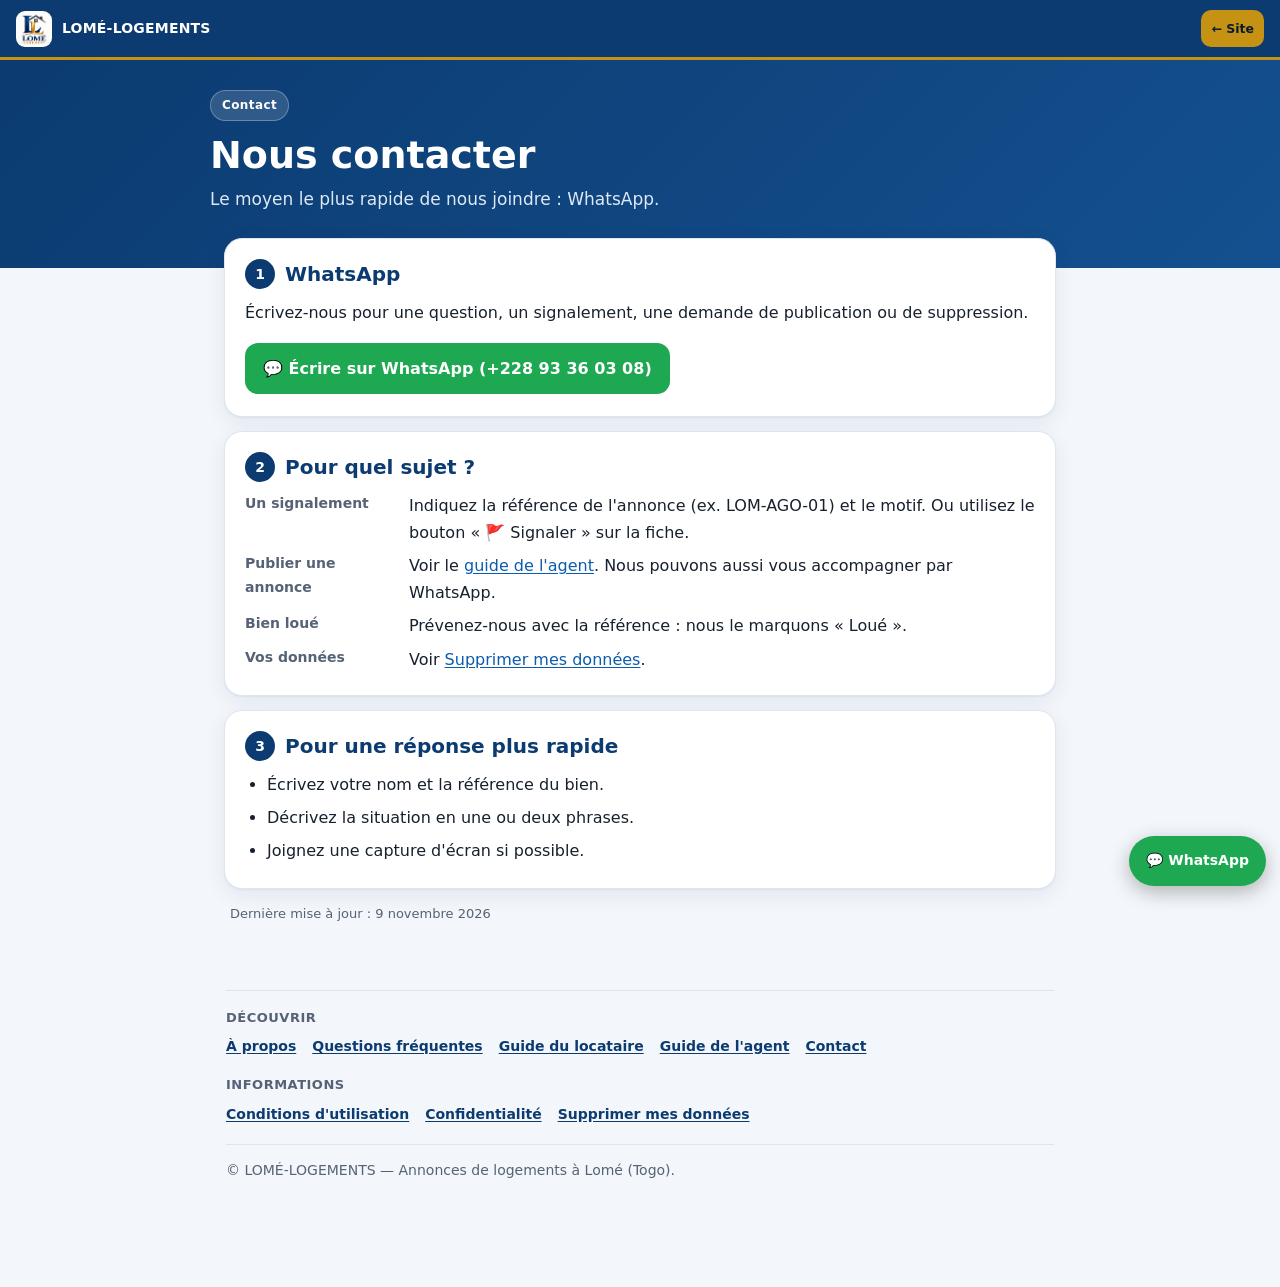
<file: contact.html>
<!doctype html>
<html lang="fr">
<head>
<meta charset="utf-8">
<meta name="viewport" content="width=device-width, initial-scale=1">
<title>Nous contacter | LOMÉ-LOGEMENTS</title>
<meta name="description" content="Le moyen le plus rapide de nous joindre : WhatsApp.">
<link rel="canonical" href="https://lome-logements.pages.dev/contact.html">
<meta name="theme-color" content="#0B3B70">
<link rel="icon" href="/favicon.ico" sizes="48x48">
<link rel="icon" type="image/png" sizes="48x48" href="/favicon-48x48.png">
<style>
:root{--navy:#0B3B70;--navy2:#14508f;--gold:#C69214;--bg:#f3f6fa;--card:#fff;--txt:#17212e;--muted:#566275;--line:#dde5ef;--soft:#eef3f9;--ok:#1f7a45;--warn:#a5361f;--shadow:0 1px 2px rgba(11,59,112,.06),0 6px 22px rgba(11,59,112,.07)}
@media (prefers-color-scheme:dark){:root{--bg:#0d1520;--card:#142133;--txt:#e8eef6;--muted:#a3b1c4;--line:#233449;--soft:#1a2b42;--shadow:0 1px 2px rgba(0,0,0,.3)}}
*{box-sizing:border-box}html{-webkit-text-size-adjust:100%;scroll-behavior:smooth}
body{margin:0;background:var(--bg);color:var(--txt);font:16px/1.7 system-ui,-apple-system,"Segoe UI",Roboto,Arial,sans-serif}
a{color:#0b5cad;text-underline-offset:2px}@media (prefers-color-scheme:dark){a{color:#8fc0ff}}
.top{position:sticky;top:0;z-index:20;background:var(--navy);color:#fff;display:flex;align-items:center;gap:10px;padding:10px 16px;border-bottom:3px solid var(--gold)}
.top img{width:36px;height:36px;border-radius:9px;background:#fff}
.top .brand{color:#fff;text-decoration:none;font-weight:800;letter-spacing:.2px;font-size:14px;white-space:nowrap}
.top .back{margin-left:auto;background:var(--gold);color:#0b1b30;text-decoration:none;font-weight:800;font-size:12.5px;padding:8px 10px;border-radius:10px;white-space:nowrap}
.hero{background:linear-gradient(135deg,var(--navy) 0%,var(--navy2) 100%);color:#fff;padding:30px 18px 54px}
.hero .in{max-width:860px;margin:0 auto}
.hero .tag{display:inline-block;background:rgba(255,255,255,.14);border:1px solid rgba(255,255,255,.28);padding:4px 11px;border-radius:99px;font-size:12px;font-weight:700;letter-spacing:.4px;margin-bottom:12px}
.hero h1{margin:0 0 8px;font-size:clamp(26px,5.4vw,38px);line-height:1.18}
.hero p.lead{margin:0;font-size:17px;max-width:640px;color:#dfe9f6}
.wrap{max-width:860px;margin:-30px auto 0;padding:0 14px 40px}
.toc{display:flex;gap:8px;overflow-x:auto;padding:2px 2px 12px;scrollbar-width:none}
.toc::-webkit-scrollbar{display:none}
.toc a{flex:0 0 auto;background:var(--card);border:1px solid var(--line);color:var(--navy);padding:7px 13px;border-radius:99px;font-size:13px;font-weight:700;text-decoration:none;box-shadow:var(--shadow)}
@media (prefers-color-scheme:dark){.toc a{color:#cfe0f7}}
.card{background:var(--card);border:1px solid var(--line);border-radius:18px;padding:20px 20px 16px;margin:0 0 14px;box-shadow:var(--shadow)}
.card h2{margin:0 0 10px;font-size:20px;line-height:1.3;color:var(--navy);display:flex;align-items:center;gap:10px}
@media (prefers-color-scheme:dark){.card h2{color:#cfe0f7}}
.card h2 .n{flex:0 0 auto;width:30px;height:30px;border-radius:50%;background:var(--navy);color:#fff;font-size:14px;display:inline-flex;align-items:center;justify-content:center}
.card p{margin:0 0 10px;color:var(--txt)}
.card ul,.card ol{margin:6px 0 8px;padding-left:22px}.card li{margin:6px 0}
.grid{display:grid;gap:12px;grid-template-columns:1fr}
@media (min-width:640px){.grid.two{grid-template-columns:1fr 1fr}.grid.three{grid-template-columns:1fr 1fr 1fr}}
.feat{background:var(--soft);border-radius:14px;padding:14px}.feat b{display:block;margin-bottom:3px}.feat .i{font-size:24px;display:block;margin-bottom:4px}.feat span{color:var(--muted);font-size:14.5px;line-height:1.5}
.note{border-radius:14px;padding:12px 15px;margin:12px 0;background:#fff7e0;border-left:5px solid var(--gold);color:#3a2d06}
.note.danger{background:#fdecea;border-left-color:#c0392b;color:#5a1b14}
.note.ok{background:#e8f6ee;border-left-color:#1f7a45;color:#143b24}
@media (prefers-color-scheme:dark){.note{background:#2a2410;color:#f3e3b0}.note.danger{background:#2c1512;color:#f6c8c1}.note.ok{background:#12281b;color:#bfe8cd}}
.steps{list-style:none;padding:0!important;counter-reset:s}.steps li{counter-increment:s;position:relative;padding-left:42px;margin:12px 0}
.steps li::before{content:counter(s);position:absolute;left:0;top:0;width:30px;height:30px;border-radius:50%;background:var(--gold);color:#0b1b30;font-weight:800;display:flex;align-items:center;justify-content:center}
details{border:1px solid var(--line);border-radius:14px;padding:0 14px;margin:9px 0;background:var(--card)}
details[open]{background:var(--soft)}summary{cursor:pointer;font-weight:700;padding:13px 0;list-style:none;display:flex;justify-content:space-between;gap:10px}
summary::-webkit-details-marker{display:none}summary::after{content:"＋";color:var(--gold);font-size:20px;line-height:1}details[open] summary::after{content:"－"}
details p{margin:0 0 13px;color:var(--txt)}
.btn{display:inline-flex;align-items:center;gap:8px;background:#1da851;color:#fff!important;text-decoration:none;font-weight:800;padding:12px 18px;border-radius:13px;margin:6px 6px 6px 0}
.btn.alt{background:var(--navy)}
.kv{display:grid;grid-template-columns:150px 1fr;gap:6px 14px;margin:6px 0}.kv dt{color:var(--muted);font-weight:700;font-size:14px}.kv dd{margin:0}
@media (max-width:520px){.kv{grid-template-columns:1fr}.kv dd{margin-bottom:8px}}
.hub{display:grid;gap:10px;grid-template-columns:1fr 1fr}@media (min-width:640px){.hub{grid-template-columns:repeat(3,1fr)}}
.hub a{display:block;background:var(--card);border:1px solid var(--line);border-radius:14px;padding:12px;text-decoration:none;color:var(--txt);font-weight:700;box-shadow:var(--shadow)}.hub a span{display:block;font-size:22px;margin-bottom:2px}
.foot{max-width:860px;margin:0 auto;padding:6px 16px 90px;color:var(--muted);font-size:14px}
.foot h3{font-size:13px;letter-spacing:.5px;text-transform:uppercase;margin:16px 0 6px;color:var(--muted)}
.foot nav{display:flex;flex-wrap:wrap;gap:6px 16px}.foot a{color:var(--navy);font-weight:600}@media (prefers-color-scheme:dark){.foot a{color:#9fc6ff}}
.foot hr{border:0;border-top:1px solid var(--line);margin:18px 0 12px}
.fab{position:fixed;right:14px;bottom:14px;z-index:30;background:#1da851;color:#fff!important;text-decoration:none;font-weight:800;padding:13px 17px;border-radius:99px;box-shadow:0 6px 20px rgba(0,0,0,.28);font-size:14px}
@media print{.top,.fab,.toc{display:none}.hero{background:none;color:#000;padding:0}.card{box-shadow:none}}
</style>
</head>
<body>
<header class="top">
<img src="/logo-lome-logement.png" alt="" width="36" height="36">
<a class="brand" href="/">LOMÉ-LOGEMENTS</a>
<a class="back" href="/">← Site</a>
</header>
<div class="hero"><div class="in">
<span class="tag">Contact</span>
<h1>Nous contacter</h1>
<p class="lead">Le moyen le plus rapide de nous joindre : WhatsApp.</p>
</div></div>
<main class="wrap">

<section class="card" id="whatsapp"><h2><span class="n">1</span>WhatsApp</h2><p>Écrivez-nous pour une question, un signalement, une demande de publication ou de suppression.</p><a class="btn" href="https://wa.me/22893360308">💬 Écrire sur WhatsApp (+228 93 36 03 08)</a></section>
<section class="card" id="quand"><h2><span class="n">2</span>Pour quel sujet ?</h2><dl class="kv"><dt>Un signalement</dt><dd>Indiquez la référence de l'annonce (ex. LOM-AGO-01) et le motif. Ou utilisez le bouton « 🚩 Signaler » sur la fiche.</dd><dt>Publier une annonce</dt><dd>Voir le <a href="/guide-agent.html">guide de l'agent</a>. Nous pouvons aussi vous accompagner par WhatsApp.</dd><dt>Bien loué</dt><dd>Prévenez-nous avec la référence : nous le marquons « Loué ».</dd><dt>Vos données</dt><dd>Voir <a href="/suppression-donnees.html">Supprimer mes données</a>.</dd></dl></section>
<section class="card" id="conseil"><h2><span class="n">3</span>Pour une réponse plus rapide</h2><ul><li>Écrivez votre nom et la référence du bien.</li><li>Décrivez la situation en une ou deux phrases.</li><li>Joignez une capture d'écran si possible.</li></ul></section>


<p style="color:var(--muted);font-size:13px;margin:4px 6px 0">Dernière mise à jour : 9 novembre 2026</p>
</main>
<footer class="foot"><hr><h3>Découvrir</h3><nav><a href="/a-propos.html">À propos</a><a href="/faq.html">Questions fréquentes</a><a href="/guide-locataire.html">Guide du locataire</a><a href="/guide-agent.html">Guide de l'agent</a><a href="/contact.html">Contact</a></nav><h3>Informations</h3><nav><a href="/conditions.html">Conditions d'utilisation</a><a href="/confidentialite.html">Confidentialité</a><a href="/suppression-donnees.html">Supprimer mes données</a></nav><hr><p>© LOMÉ-LOGEMENTS — Annonces de logements à Lomé (Togo).</p></footer>
<a class="fab" href="https://wa.me/22893360308" aria-label="Écrire sur WhatsApp">💬 WhatsApp</a>
</body>
</html>
</file>
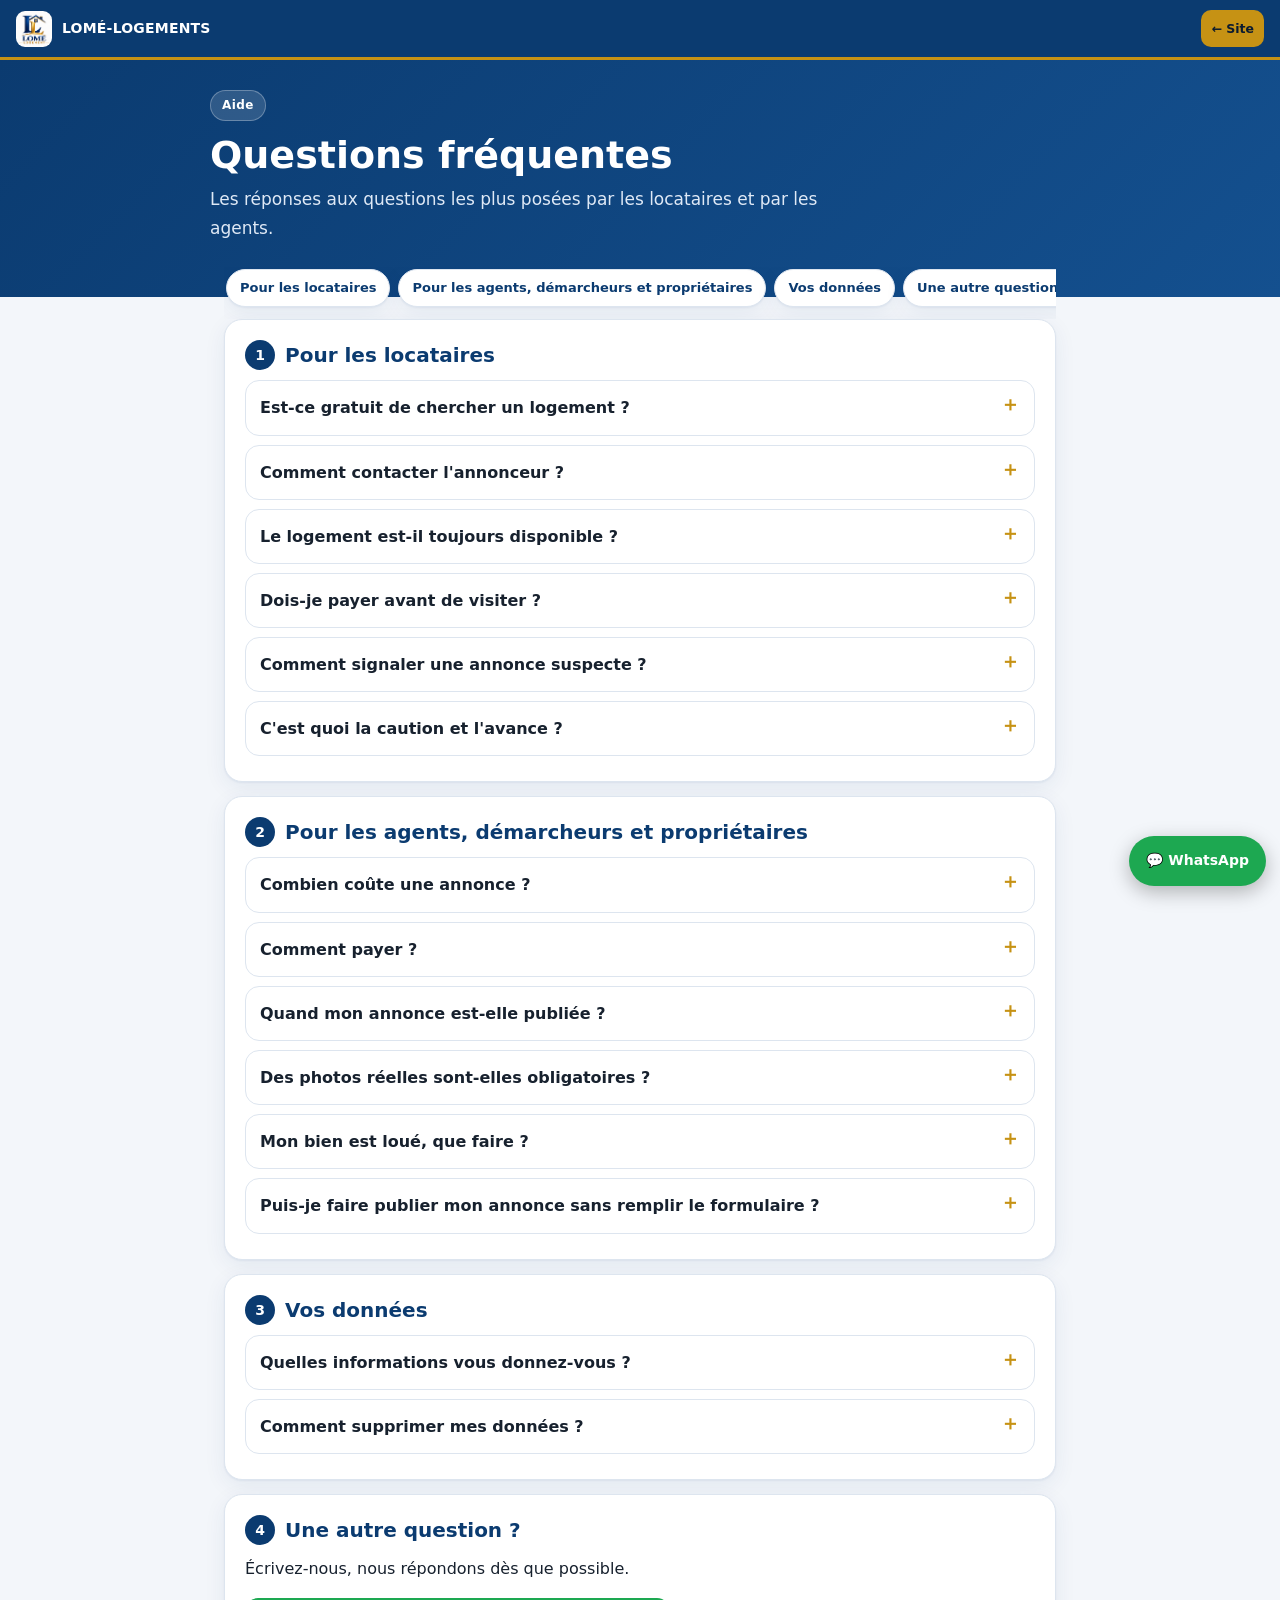
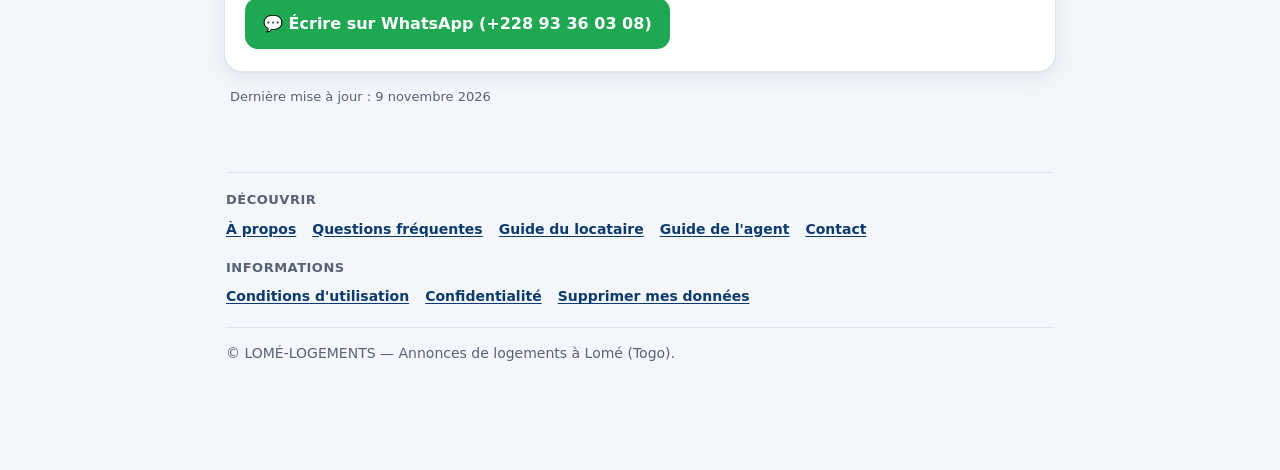
<file: faq.html>
<!doctype html>
<html lang="fr">
<head>
<meta charset="utf-8">
<meta name="viewport" content="width=device-width, initial-scale=1">
<title>Questions fréquentes | LOMÉ-LOGEMENTS</title>
<meta name="description" content="Les réponses aux questions les plus posées par les locataires et par les agents.">
<link rel="canonical" href="https://lome-logements.pages.dev/faq.html">
<meta name="theme-color" content="#0B3B70">
<link rel="icon" href="/favicon.ico" sizes="48x48">
<link rel="icon" type="image/png" sizes="48x48" href="/favicon-48x48.png">
<style>
:root{--navy:#0B3B70;--navy2:#14508f;--gold:#C69214;--bg:#f3f6fa;--card:#fff;--txt:#17212e;--muted:#566275;--line:#dde5ef;--soft:#eef3f9;--ok:#1f7a45;--warn:#a5361f;--shadow:0 1px 2px rgba(11,59,112,.06),0 6px 22px rgba(11,59,112,.07)}
@media (prefers-color-scheme:dark){:root{--bg:#0d1520;--card:#142133;--txt:#e8eef6;--muted:#a3b1c4;--line:#233449;--soft:#1a2b42;--shadow:0 1px 2px rgba(0,0,0,.3)}}
*{box-sizing:border-box}html{-webkit-text-size-adjust:100%;scroll-behavior:smooth}
body{margin:0;background:var(--bg);color:var(--txt);font:16px/1.7 system-ui,-apple-system,"Segoe UI",Roboto,Arial,sans-serif}
a{color:#0b5cad;text-underline-offset:2px}@media (prefers-color-scheme:dark){a{color:#8fc0ff}}
.top{position:sticky;top:0;z-index:20;background:var(--navy);color:#fff;display:flex;align-items:center;gap:10px;padding:10px 16px;border-bottom:3px solid var(--gold)}
.top img{width:36px;height:36px;border-radius:9px;background:#fff}
.top .brand{color:#fff;text-decoration:none;font-weight:800;letter-spacing:.2px;font-size:14px;white-space:nowrap}
.top .back{margin-left:auto;background:var(--gold);color:#0b1b30;text-decoration:none;font-weight:800;font-size:12.5px;padding:8px 10px;border-radius:10px;white-space:nowrap}
.hero{background:linear-gradient(135deg,var(--navy) 0%,var(--navy2) 100%);color:#fff;padding:30px 18px 54px}
.hero .in{max-width:860px;margin:0 auto}
.hero .tag{display:inline-block;background:rgba(255,255,255,.14);border:1px solid rgba(255,255,255,.28);padding:4px 11px;border-radius:99px;font-size:12px;font-weight:700;letter-spacing:.4px;margin-bottom:12px}
.hero h1{margin:0 0 8px;font-size:clamp(26px,5.4vw,38px);line-height:1.18}
.hero p.lead{margin:0;font-size:17px;max-width:640px;color:#dfe9f6}
.wrap{max-width:860px;margin:-30px auto 0;padding:0 14px 40px}
.toc{display:flex;gap:8px;overflow-x:auto;padding:2px 2px 12px;scrollbar-width:none}
.toc::-webkit-scrollbar{display:none}
.toc a{flex:0 0 auto;background:var(--card);border:1px solid var(--line);color:var(--navy);padding:7px 13px;border-radius:99px;font-size:13px;font-weight:700;text-decoration:none;box-shadow:var(--shadow)}
@media (prefers-color-scheme:dark){.toc a{color:#cfe0f7}}
.card{background:var(--card);border:1px solid var(--line);border-radius:18px;padding:20px 20px 16px;margin:0 0 14px;box-shadow:var(--shadow)}
.card h2{margin:0 0 10px;font-size:20px;line-height:1.3;color:var(--navy);display:flex;align-items:center;gap:10px}
@media (prefers-color-scheme:dark){.card h2{color:#cfe0f7}}
.card h2 .n{flex:0 0 auto;width:30px;height:30px;border-radius:50%;background:var(--navy);color:#fff;font-size:14px;display:inline-flex;align-items:center;justify-content:center}
.card p{margin:0 0 10px;color:var(--txt)}
.card ul,.card ol{margin:6px 0 8px;padding-left:22px}.card li{margin:6px 0}
.grid{display:grid;gap:12px;grid-template-columns:1fr}
@media (min-width:640px){.grid.two{grid-template-columns:1fr 1fr}.grid.three{grid-template-columns:1fr 1fr 1fr}}
.feat{background:var(--soft);border-radius:14px;padding:14px}.feat b{display:block;margin-bottom:3px}.feat .i{font-size:24px;display:block;margin-bottom:4px}.feat span{color:var(--muted);font-size:14.5px;line-height:1.5}
.note{border-radius:14px;padding:12px 15px;margin:12px 0;background:#fff7e0;border-left:5px solid var(--gold);color:#3a2d06}
.note.danger{background:#fdecea;border-left-color:#c0392b;color:#5a1b14}
.note.ok{background:#e8f6ee;border-left-color:#1f7a45;color:#143b24}
@media (prefers-color-scheme:dark){.note{background:#2a2410;color:#f3e3b0}.note.danger{background:#2c1512;color:#f6c8c1}.note.ok{background:#12281b;color:#bfe8cd}}
.steps{list-style:none;padding:0!important;counter-reset:s}.steps li{counter-increment:s;position:relative;padding-left:42px;margin:12px 0}
.steps li::before{content:counter(s);position:absolute;left:0;top:0;width:30px;height:30px;border-radius:50%;background:var(--gold);color:#0b1b30;font-weight:800;display:flex;align-items:center;justify-content:center}
details{border:1px solid var(--line);border-radius:14px;padding:0 14px;margin:9px 0;background:var(--card)}
details[open]{background:var(--soft)}summary{cursor:pointer;font-weight:700;padding:13px 0;list-style:none;display:flex;justify-content:space-between;gap:10px}
summary::-webkit-details-marker{display:none}summary::after{content:"＋";color:var(--gold);font-size:20px;line-height:1}details[open] summary::after{content:"－"}
details p{margin:0 0 13px;color:var(--txt)}
.btn{display:inline-flex;align-items:center;gap:8px;background:#1da851;color:#fff!important;text-decoration:none;font-weight:800;padding:12px 18px;border-radius:13px;margin:6px 6px 6px 0}
.btn.alt{background:var(--navy)}
.kv{display:grid;grid-template-columns:150px 1fr;gap:6px 14px;margin:6px 0}.kv dt{color:var(--muted);font-weight:700;font-size:14px}.kv dd{margin:0}
@media (max-width:520px){.kv{grid-template-columns:1fr}.kv dd{margin-bottom:8px}}
.hub{display:grid;gap:10px;grid-template-columns:1fr 1fr}@media (min-width:640px){.hub{grid-template-columns:repeat(3,1fr)}}
.hub a{display:block;background:var(--card);border:1px solid var(--line);border-radius:14px;padding:12px;text-decoration:none;color:var(--txt);font-weight:700;box-shadow:var(--shadow)}.hub a span{display:block;font-size:22px;margin-bottom:2px}
.foot{max-width:860px;margin:0 auto;padding:6px 16px 90px;color:var(--muted);font-size:14px}
.foot h3{font-size:13px;letter-spacing:.5px;text-transform:uppercase;margin:16px 0 6px;color:var(--muted)}
.foot nav{display:flex;flex-wrap:wrap;gap:6px 16px}.foot a{color:var(--navy);font-weight:600}@media (prefers-color-scheme:dark){.foot a{color:#9fc6ff}}
.foot hr{border:0;border-top:1px solid var(--line);margin:18px 0 12px}
.fab{position:fixed;right:14px;bottom:14px;z-index:30;background:#1da851;color:#fff!important;text-decoration:none;font-weight:800;padding:13px 17px;border-radius:99px;box-shadow:0 6px 20px rgba(0,0,0,.28);font-size:14px}
@media print{.top,.fab,.toc{display:none}.hero{background:none;color:#000;padding:0}.card{box-shadow:none}}
</style>
</head>
<body>
<header class="top">
<img src="/logo-lome-logement.png" alt="" width="36" height="36">
<a class="brand" href="/">LOMÉ-LOGEMENTS</a>
<a class="back" href="/">← Site</a>
</header>
<div class="hero"><div class="in">
<span class="tag">Aide</span>
<h1>Questions fréquentes</h1>
<p class="lead">Les réponses aux questions les plus posées par les locataires et par les agents.</p>
</div></div>
<main class="wrap">
<nav class="toc" aria-label="Sur cette page"><a href="#locataires">Pour les locataires</a><a href="#agents">Pour les agents, démarcheurs et propriétaires</a><a href="#donnees">Vos données</a><a href="#autre">Une autre question ?</a></nav>
<section class="card" id="locataires"><h2><span class="n">1</span>Pour les locataires</h2><details><summary>Est-ce gratuit de chercher un logement ?</summary><p>Oui. Consulter les annonces et contacter un annonceur est gratuit, sans compte à créer.</p></details><details><summary>Comment contacter l'annonceur ?</summary><p>Ouvrez la fiche et touchez « Contacter sur WhatsApp ». Vous écrivez directement à la personne qui propose le bien.</p></details><details><summary>Le logement est-il toujours disponible ?</summary><p>Les biens déjà loués portent le badge « Loué ». Dans tous les cas, confirmez la disponibilité avec l'annonceur avant de vous déplacer.</p></details><details><summary>Dois-je payer avant de visiter ?</summary><p>Non, jamais. Ne versez ni loyer, ni avance, ni « frais de réservation » avant d'avoir visité et rencontré la personne. Voir le <a href="/guide-locataire.html">guide du locataire</a>.</p></details><details><summary>Comment signaler une annonce suspecte ?</summary><p>Touchez « 🚩 Signaler » en bas de la fiche : WhatsApp s'ouvre avec un message prérempli. Nous vérifions et retirons l'annonce si besoin.</p></details><details><summary>C'est quoi la caution et l'avance ?</summary><p>Ce sont des sommes demandées avant l'entrée dans le logement. À Lomé, elles vont généralement de 3 à 6 mois de loyer, et parfois plus selon le propriétaire et le type de logement. Chaque annonce indique ses conditions. Demandez toujours un reçu écrit.</p></details></section>
<section class="card" id="agents"><h2><span class="n">2</span>Pour les agents, démarcheurs et propriétaires</h2><details><summary>Combien coûte une annonce ?</summary><p>Les tarifs en vigueur sont affichés lors du dépôt de l'annonce. Des offres de lancement peuvent être proposées aux nouveaux inscrits.</p></details><details><summary>Comment payer ?</summary><p>Par Mobile Money (T-Money ou Flooz). Vous saisissez la référence de la transaction lors du dépôt.</p></details><details><summary>Quand mon annonce est-elle publiée ?</summary><p>Dès que nous avons lu l'annonce et vérifié le paiement. Vous recevez un reçu par WhatsApp.</p></details><details><summary>Des photos réelles sont-elles obligatoires ?</summary><p>Oui. Les photos doivent montrer le vrai bien, dans l'ordre d'une visite : façade, séjour, chambre, cuisine et sanitaires.</p></details><details><summary>Mon bien est loué, que faire ?</summary><p>Prévenez-nous par WhatsApp : nous le marquons « Loué ». Une annonce à jour garde votre réputation.</p></details><details><summary>Puis-je faire publier mon annonce sans remplir le formulaire ?</summary><p>Oui : envoyez-nous vos photos et informations sur WhatsApp, et nous pouvons remplir le formulaire avec vous.</p></details></section>
<section class="card" id="donnees"><h2><span class="n">3</span>Vos données</h2><details><summary>Quelles informations vous donnez-vous ?</summary><p>Le minimum : nom, numéro WhatsApp, quartier et informations sur le bien. Aucune pièce d'identité n'est demandée. Détails dans la <a href="/confidentialite.html">politique de confidentialité</a>.</p></details><details><summary>Comment supprimer mes données ?</summary><p>Écrivez-nous sur WhatsApp, voir la page <a href="/suppression-donnees.html">Supprimer mes données</a>.</p></details></section>
<section class="card" id="autre"><h2><span class="n">4</span>Une autre question ?</h2><p>Écrivez-nous, nous répondons dès que possible.</p><a class="btn" href="https://wa.me/22893360308">💬 Écrire sur WhatsApp (+228 93 36 03 08)</a></section>


<p style="color:var(--muted);font-size:13px;margin:4px 6px 0">Dernière mise à jour : 9 novembre 2026</p>
</main>
<footer class="foot"><hr><h3>Découvrir</h3><nav><a href="/a-propos.html">À propos</a><a href="/faq.html">Questions fréquentes</a><a href="/guide-locataire.html">Guide du locataire</a><a href="/guide-agent.html">Guide de l'agent</a><a href="/contact.html">Contact</a></nav><h3>Informations</h3><nav><a href="/conditions.html">Conditions d'utilisation</a><a href="/confidentialite.html">Confidentialité</a><a href="/suppression-donnees.html">Supprimer mes données</a></nav><hr><p>© LOMÉ-LOGEMENTS — Annonces de logements à Lomé (Togo).</p></footer>
<a class="fab" href="https://wa.me/22893360308" aria-label="Écrire sur WhatsApp">💬 WhatsApp</a>
</body>
</html>
</file>
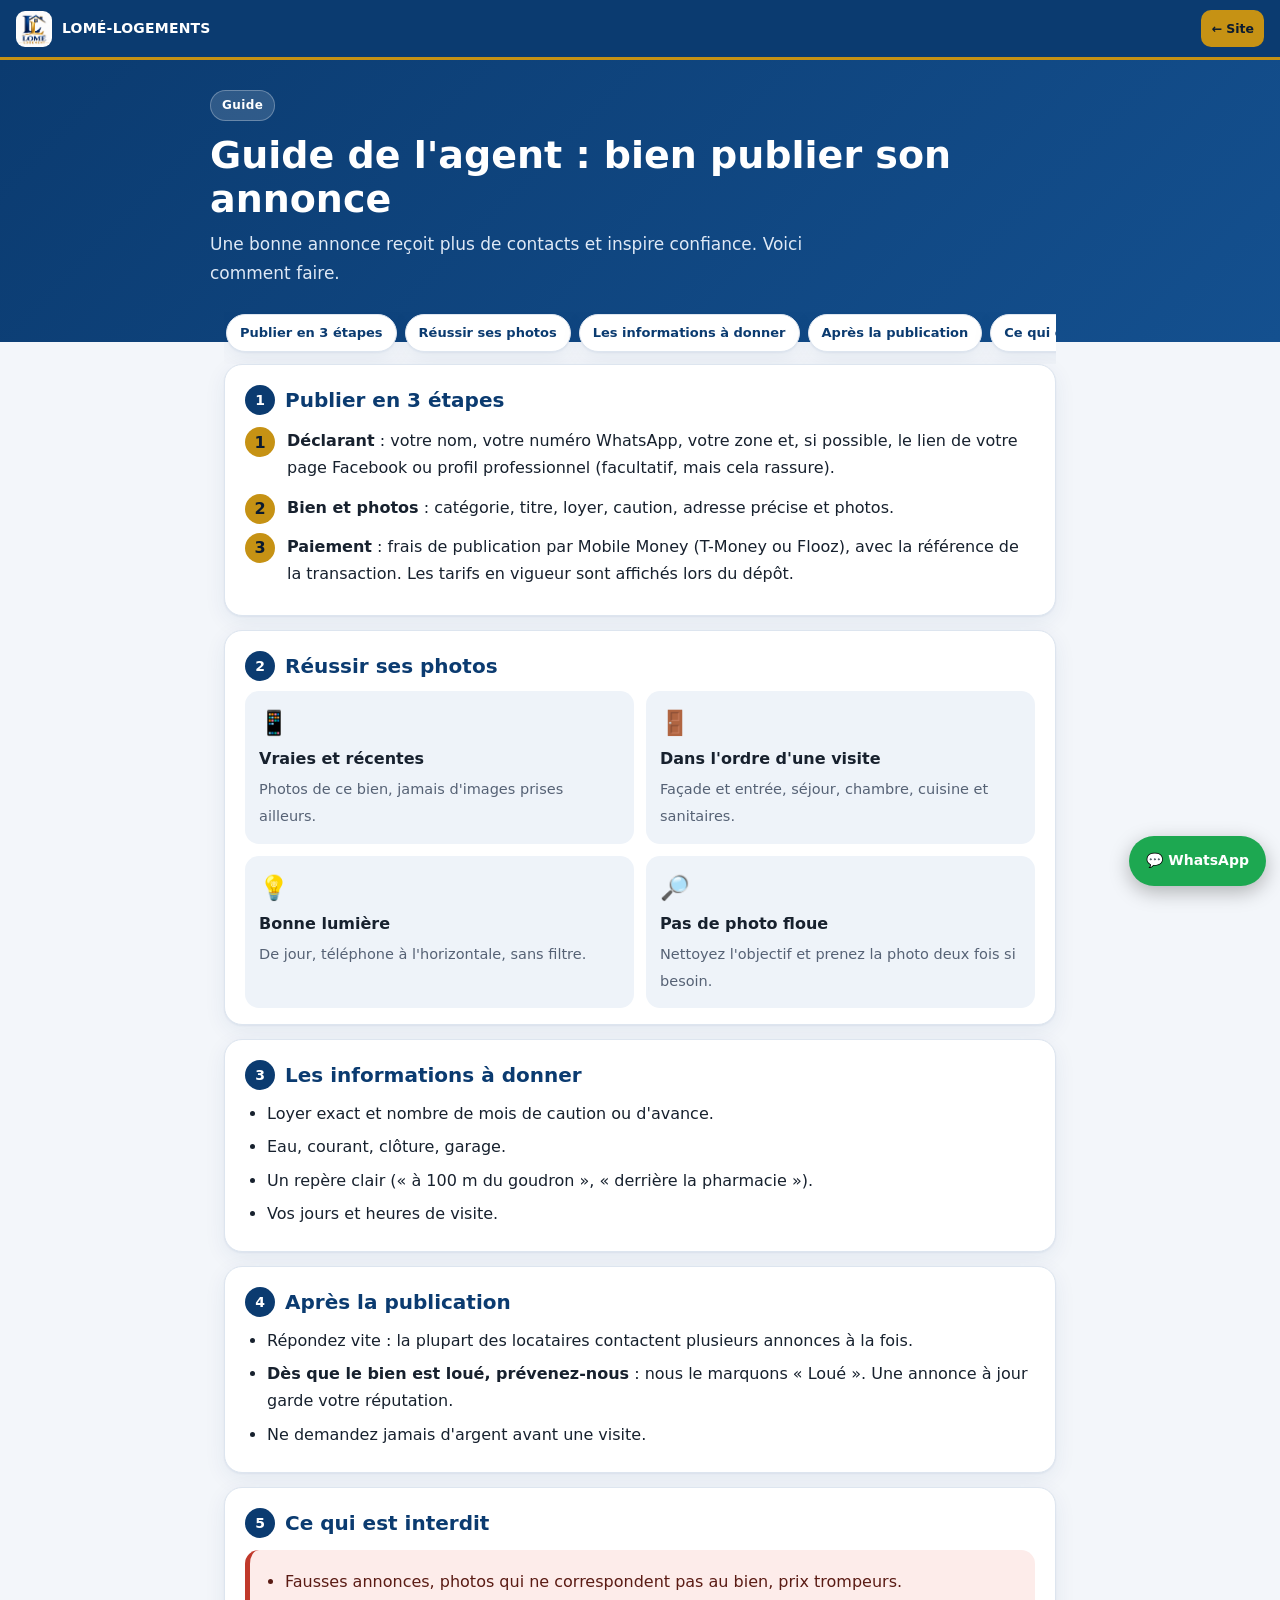
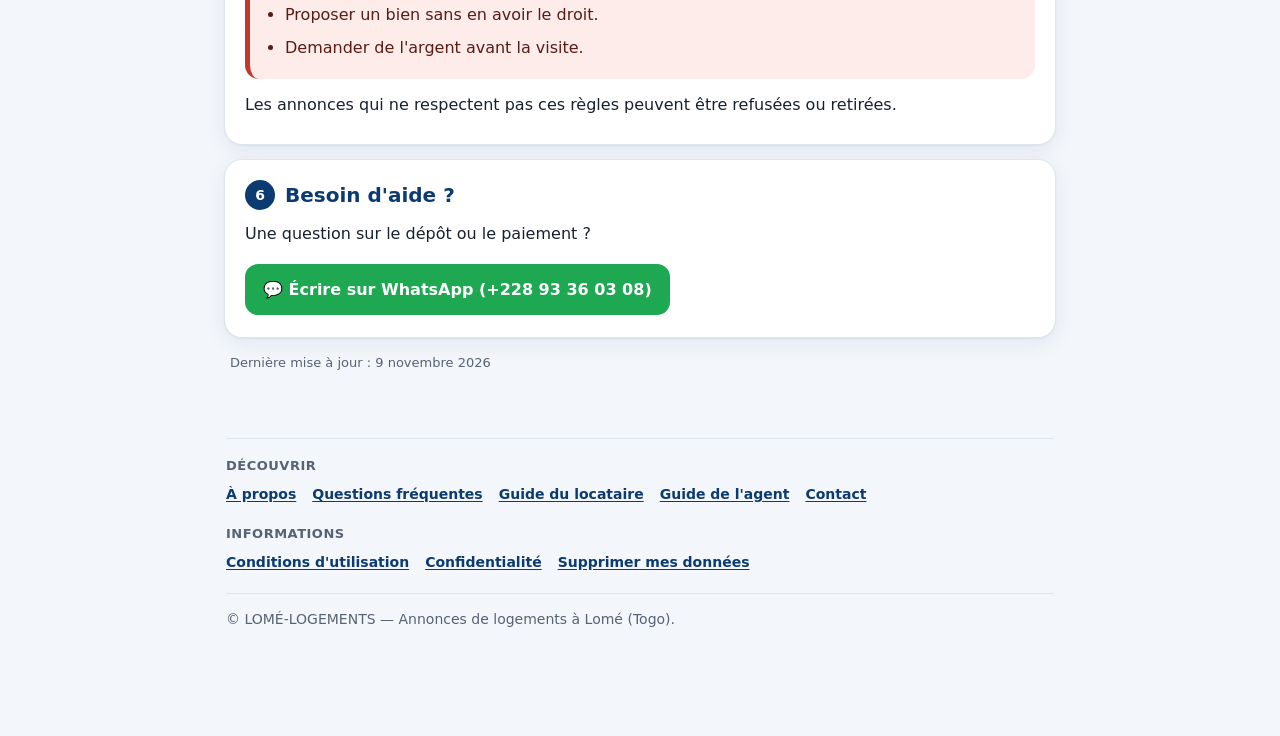
<file: guide-agent.html>
<!doctype html>
<html lang="fr">
<head>
<meta charset="utf-8">
<meta name="viewport" content="width=device-width, initial-scale=1">
<title>Guide de l'agent : bien publier son annonce | LOMÉ-LOGEMENTS</title>
<meta name="description" content="Une bonne annonce reçoit plus de contacts et inspire confiance. Voici comment faire.">
<link rel="canonical" href="https://lome-logements.pages.dev/guide-agent.html">
<meta name="theme-color" content="#0B3B70">
<link rel="icon" href="/favicon.ico" sizes="48x48">
<link rel="icon" type="image/png" sizes="48x48" href="/favicon-48x48.png">
<style>
:root{--navy:#0B3B70;--navy2:#14508f;--gold:#C69214;--bg:#f3f6fa;--card:#fff;--txt:#17212e;--muted:#566275;--line:#dde5ef;--soft:#eef3f9;--ok:#1f7a45;--warn:#a5361f;--shadow:0 1px 2px rgba(11,59,112,.06),0 6px 22px rgba(11,59,112,.07)}
@media (prefers-color-scheme:dark){:root{--bg:#0d1520;--card:#142133;--txt:#e8eef6;--muted:#a3b1c4;--line:#233449;--soft:#1a2b42;--shadow:0 1px 2px rgba(0,0,0,.3)}}
*{box-sizing:border-box}html{-webkit-text-size-adjust:100%;scroll-behavior:smooth}
body{margin:0;background:var(--bg);color:var(--txt);font:16px/1.7 system-ui,-apple-system,"Segoe UI",Roboto,Arial,sans-serif}
a{color:#0b5cad;text-underline-offset:2px}@media (prefers-color-scheme:dark){a{color:#8fc0ff}}
.top{position:sticky;top:0;z-index:20;background:var(--navy);color:#fff;display:flex;align-items:center;gap:10px;padding:10px 16px;border-bottom:3px solid var(--gold)}
.top img{width:36px;height:36px;border-radius:9px;background:#fff}
.top .brand{color:#fff;text-decoration:none;font-weight:800;letter-spacing:.2px;font-size:14px;white-space:nowrap}
.top .back{margin-left:auto;background:var(--gold);color:#0b1b30;text-decoration:none;font-weight:800;font-size:12.5px;padding:8px 10px;border-radius:10px;white-space:nowrap}
.hero{background:linear-gradient(135deg,var(--navy) 0%,var(--navy2) 100%);color:#fff;padding:30px 18px 54px}
.hero .in{max-width:860px;margin:0 auto}
.hero .tag{display:inline-block;background:rgba(255,255,255,.14);border:1px solid rgba(255,255,255,.28);padding:4px 11px;border-radius:99px;font-size:12px;font-weight:700;letter-spacing:.4px;margin-bottom:12px}
.hero h1{margin:0 0 8px;font-size:clamp(26px,5.4vw,38px);line-height:1.18}
.hero p.lead{margin:0;font-size:17px;max-width:640px;color:#dfe9f6}
.wrap{max-width:860px;margin:-30px auto 0;padding:0 14px 40px}
.toc{display:flex;gap:8px;overflow-x:auto;padding:2px 2px 12px;scrollbar-width:none}
.toc::-webkit-scrollbar{display:none}
.toc a{flex:0 0 auto;background:var(--card);border:1px solid var(--line);color:var(--navy);padding:7px 13px;border-radius:99px;font-size:13px;font-weight:700;text-decoration:none;box-shadow:var(--shadow)}
@media (prefers-color-scheme:dark){.toc a{color:#cfe0f7}}
.card{background:var(--card);border:1px solid var(--line);border-radius:18px;padding:20px 20px 16px;margin:0 0 14px;box-shadow:var(--shadow)}
.card h2{margin:0 0 10px;font-size:20px;line-height:1.3;color:var(--navy);display:flex;align-items:center;gap:10px}
@media (prefers-color-scheme:dark){.card h2{color:#cfe0f7}}
.card h2 .n{flex:0 0 auto;width:30px;height:30px;border-radius:50%;background:var(--navy);color:#fff;font-size:14px;display:inline-flex;align-items:center;justify-content:center}
.card p{margin:0 0 10px;color:var(--txt)}
.card ul,.card ol{margin:6px 0 8px;padding-left:22px}.card li{margin:6px 0}
.grid{display:grid;gap:12px;grid-template-columns:1fr}
@media (min-width:640px){.grid.two{grid-template-columns:1fr 1fr}.grid.three{grid-template-columns:1fr 1fr 1fr}}
.feat{background:var(--soft);border-radius:14px;padding:14px}.feat b{display:block;margin-bottom:3px}.feat .i{font-size:24px;display:block;margin-bottom:4px}.feat span{color:var(--muted);font-size:14.5px;line-height:1.5}
.note{border-radius:14px;padding:12px 15px;margin:12px 0;background:#fff7e0;border-left:5px solid var(--gold);color:#3a2d06}
.note.danger{background:#fdecea;border-left-color:#c0392b;color:#5a1b14}
.note.ok{background:#e8f6ee;border-left-color:#1f7a45;color:#143b24}
@media (prefers-color-scheme:dark){.note{background:#2a2410;color:#f3e3b0}.note.danger{background:#2c1512;color:#f6c8c1}.note.ok{background:#12281b;color:#bfe8cd}}
.steps{list-style:none;padding:0!important;counter-reset:s}.steps li{counter-increment:s;position:relative;padding-left:42px;margin:12px 0}
.steps li::before{content:counter(s);position:absolute;left:0;top:0;width:30px;height:30px;border-radius:50%;background:var(--gold);color:#0b1b30;font-weight:800;display:flex;align-items:center;justify-content:center}
details{border:1px solid var(--line);border-radius:14px;padding:0 14px;margin:9px 0;background:var(--card)}
details[open]{background:var(--soft)}summary{cursor:pointer;font-weight:700;padding:13px 0;list-style:none;display:flex;justify-content:space-between;gap:10px}
summary::-webkit-details-marker{display:none}summary::after{content:"＋";color:var(--gold);font-size:20px;line-height:1}details[open] summary::after{content:"－"}
details p{margin:0 0 13px;color:var(--txt)}
.btn{display:inline-flex;align-items:center;gap:8px;background:#1da851;color:#fff!important;text-decoration:none;font-weight:800;padding:12px 18px;border-radius:13px;margin:6px 6px 6px 0}
.btn.alt{background:var(--navy)}
.kv{display:grid;grid-template-columns:150px 1fr;gap:6px 14px;margin:6px 0}.kv dt{color:var(--muted);font-weight:700;font-size:14px}.kv dd{margin:0}
@media (max-width:520px){.kv{grid-template-columns:1fr}.kv dd{margin-bottom:8px}}
.hub{display:grid;gap:10px;grid-template-columns:1fr 1fr}@media (min-width:640px){.hub{grid-template-columns:repeat(3,1fr)}}
.hub a{display:block;background:var(--card);border:1px solid var(--line);border-radius:14px;padding:12px;text-decoration:none;color:var(--txt);font-weight:700;box-shadow:var(--shadow)}.hub a span{display:block;font-size:22px;margin-bottom:2px}
.foot{max-width:860px;margin:0 auto;padding:6px 16px 90px;color:var(--muted);font-size:14px}
.foot h3{font-size:13px;letter-spacing:.5px;text-transform:uppercase;margin:16px 0 6px;color:var(--muted)}
.foot nav{display:flex;flex-wrap:wrap;gap:6px 16px}.foot a{color:var(--navy);font-weight:600}@media (prefers-color-scheme:dark){.foot a{color:#9fc6ff}}
.foot hr{border:0;border-top:1px solid var(--line);margin:18px 0 12px}
.fab{position:fixed;right:14px;bottom:14px;z-index:30;background:#1da851;color:#fff!important;text-decoration:none;font-weight:800;padding:13px 17px;border-radius:99px;box-shadow:0 6px 20px rgba(0,0,0,.28);font-size:14px}
@media print{.top,.fab,.toc{display:none}.hero{background:none;color:#000;padding:0}.card{box-shadow:none}}
</style>
</head>
<body>
<header class="top">
<img src="/logo-lome-logement.png" alt="" width="36" height="36">
<a class="brand" href="/">LOMÉ-LOGEMENTS</a>
<a class="back" href="/">← Site</a>
</header>
<div class="hero"><div class="in">
<span class="tag">Guide</span>
<h1>Guide de l'agent : bien publier son annonce</h1>
<p class="lead">Une bonne annonce reçoit plus de contacts et inspire confiance. Voici comment faire.</p>
</div></div>
<main class="wrap">
<nav class="toc" aria-label="Sur cette page"><a href="#etapes">Publier en 3 étapes</a><a href="#photos">Réussir ses photos</a><a href="#infos">Les informations à donner</a><a href="#apres">Après la publication</a><a href="#interdit">Ce qui est interdit</a><a href="#aide">Besoin d'aide ?</a></nav>
<section class="card" id="etapes"><h2><span class="n">1</span>Publier en 3 étapes</h2><ol class="steps"><li><b>Déclarant</b> : votre nom, votre numéro WhatsApp, votre zone et, si possible, le lien de votre page Facebook ou profil professionnel (facultatif, mais cela rassure).</li><li><b>Bien et photos</b> : catégorie, titre, loyer, caution, adresse précise et photos.</li><li><b>Paiement</b> : frais de publication par Mobile Money (T-Money ou Flooz), avec la référence de la transaction. Les tarifs en vigueur sont affichés lors du dépôt.</li></ol></section>
<section class="card" id="photos"><h2><span class="n">2</span>Réussir ses photos</h2><div class="grid two"><div class="feat"><span class="i">📱</span><b>Vraies et récentes</b><span>Photos de ce bien, jamais d'images prises ailleurs.</span></div><div class="feat"><span class="i">🚪</span><b>Dans l'ordre d'une visite</b><span>Façade et entrée, séjour, chambre, cuisine et sanitaires.</span></div><div class="feat"><span class="i">💡</span><b>Bonne lumière</b><span>De jour, téléphone à l'horizontale, sans filtre.</span></div><div class="feat"><span class="i">🔎</span><b>Pas de photo floue</b><span>Nettoyez l'objectif et prenez la photo deux fois si besoin.</span></div></div></section>
<section class="card" id="infos"><h2><span class="n">3</span>Les informations à donner</h2><ul><li>Loyer exact et nombre de mois de caution ou d'avance.</li><li>Eau, courant, clôture, garage.</li><li>Un repère clair (« à 100 m du goudron », « derrière la pharmacie »).</li><li>Vos jours et heures de visite.</li></ul></section>
<section class="card" id="apres"><h2><span class="n">4</span>Après la publication</h2><ul><li>Répondez vite : la plupart des locataires contactent plusieurs annonces à la fois.</li><li><b>Dès que le bien est loué, prévenez-nous</b> : nous le marquons « Loué ». Une annonce à jour garde votre réputation.</li><li>Ne demandez jamais d'argent avant une visite.</li></ul></section>
<section class="card" id="interdit"><h2><span class="n">5</span>Ce qui est interdit</h2><div class="note danger"><ul style="margin:0;padding-left:20px"><li>Fausses annonces, photos qui ne correspondent pas au bien, prix trompeurs.</li><li>Proposer un bien sans en avoir le droit.</li><li>Demander de l'argent avant la visite.</li></ul></div><p>Les annonces qui ne respectent pas ces règles peuvent être refusées ou retirées.</p></section>
<section class="card" id="aide"><h2><span class="n">6</span>Besoin d'aide ?</h2><p>Une question sur le dépôt ou le paiement ?</p><a class="btn" href="https://wa.me/22893360308">💬 Écrire sur WhatsApp (+228 93 36 03 08)</a></section>


<p style="color:var(--muted);font-size:13px;margin:4px 6px 0">Dernière mise à jour : 9 novembre 2026</p>
</main>
<footer class="foot"><hr><h3>Découvrir</h3><nav><a href="/a-propos.html">À propos</a><a href="/faq.html">Questions fréquentes</a><a href="/guide-locataire.html">Guide du locataire</a><a href="/guide-agent.html">Guide de l'agent</a><a href="/contact.html">Contact</a></nav><h3>Informations</h3><nav><a href="/conditions.html">Conditions d'utilisation</a><a href="/confidentialite.html">Confidentialité</a><a href="/suppression-donnees.html">Supprimer mes données</a></nav><hr><p>© LOMÉ-LOGEMENTS — Annonces de logements à Lomé (Togo).</p></footer>
<a class="fab" href="https://wa.me/22893360308" aria-label="Écrire sur WhatsApp">💬 WhatsApp</a>
</body>
</html>
</file>
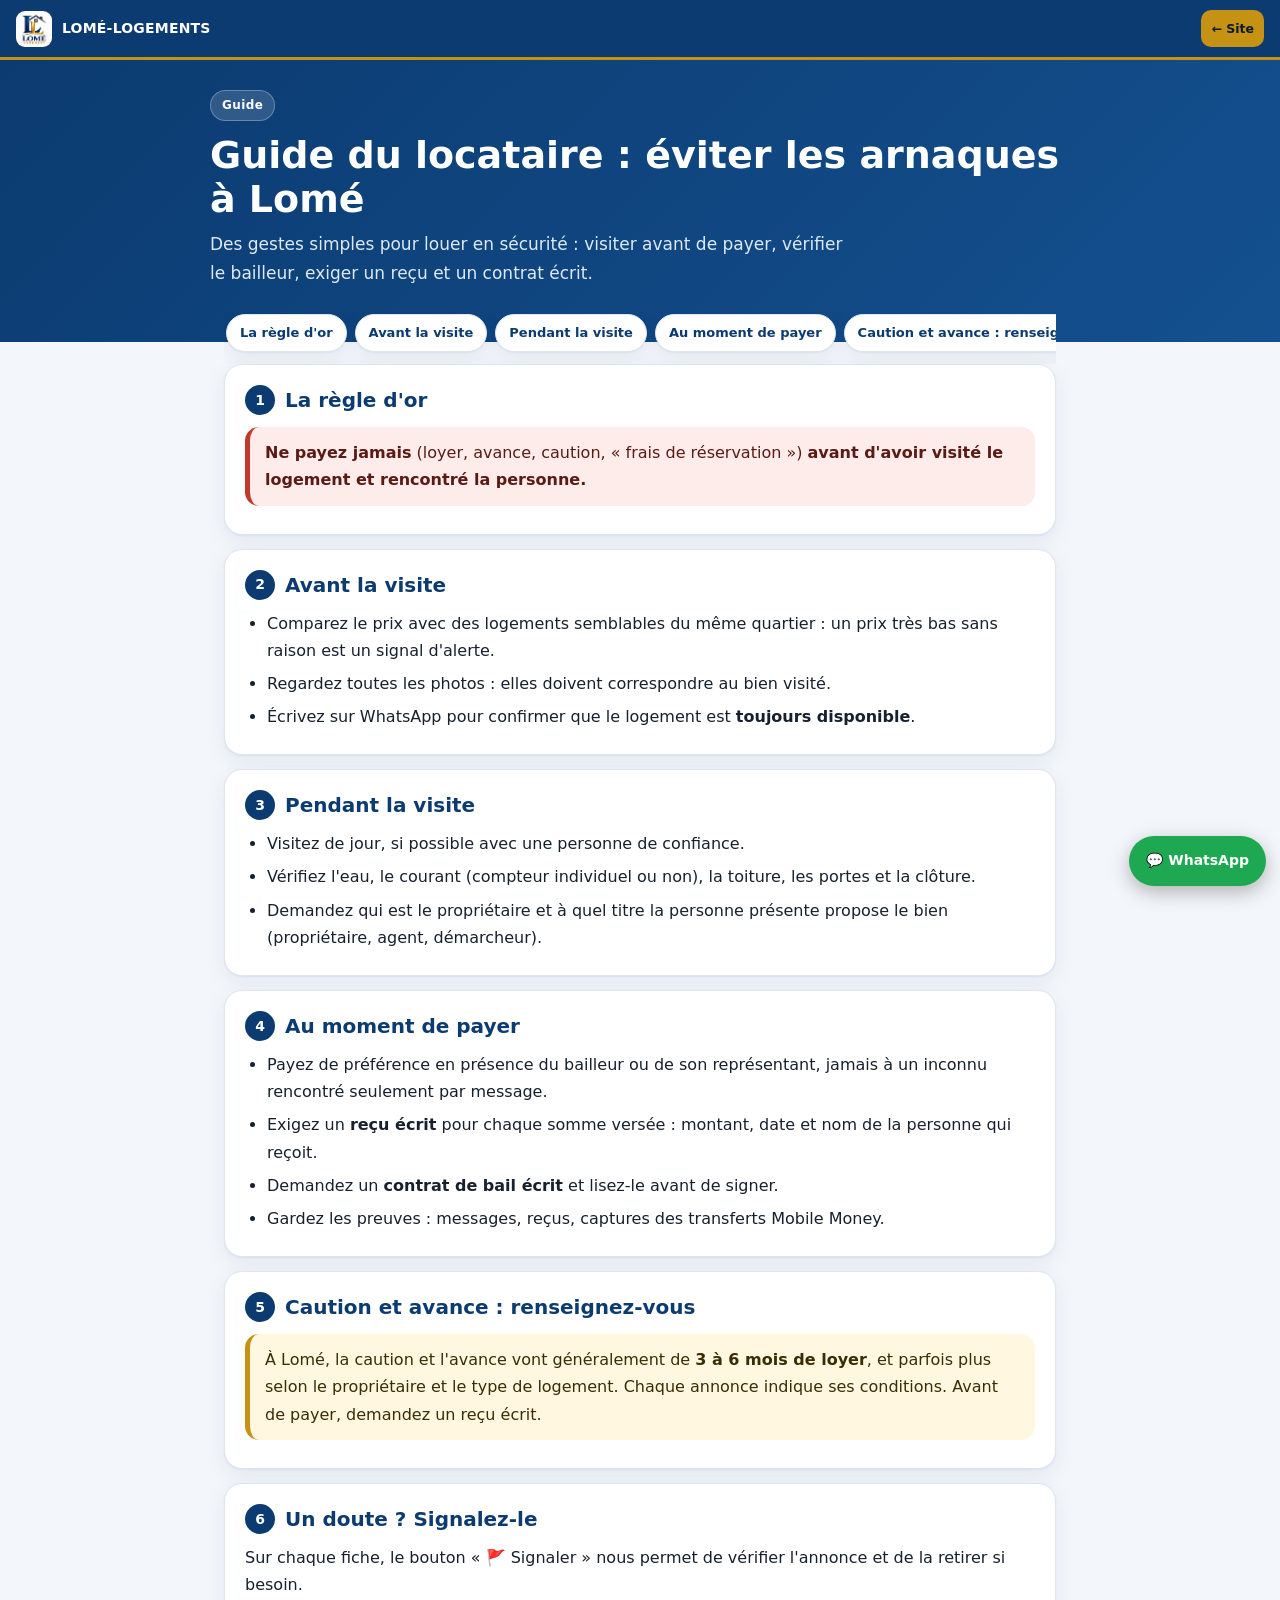
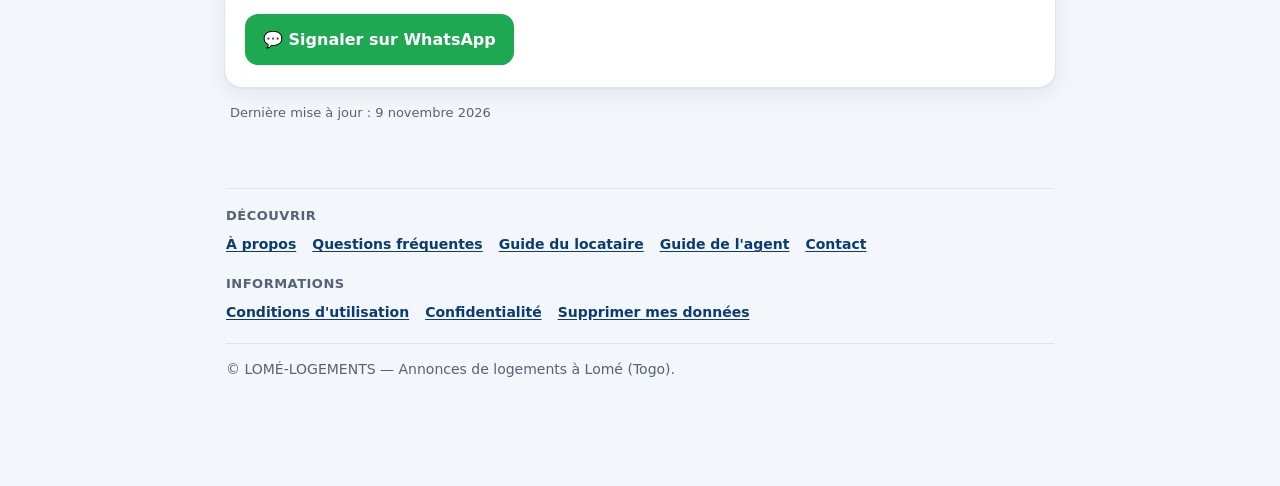
<file: guide-locataire.html>
<!doctype html>
<html lang="fr">
<head>
<meta charset="utf-8">
<meta name="viewport" content="width=device-width, initial-scale=1">
<title>Guide du locataire : éviter les arnaques à Lomé | LOMÉ-LOGEMENTS</title>
<meta name="description" content="Des gestes simples pour louer en sécurité : visiter avant de payer, vérifier le bailleur, exiger un reçu et un contrat écrit.">
<link rel="canonical" href="https://lome-logements.pages.dev/guide-locataire.html">
<meta name="theme-color" content="#0B3B70">
<link rel="icon" href="/favicon.ico" sizes="48x48">
<link rel="icon" type="image/png" sizes="48x48" href="/favicon-48x48.png">
<style>
:root{--navy:#0B3B70;--navy2:#14508f;--gold:#C69214;--bg:#f3f6fa;--card:#fff;--txt:#17212e;--muted:#566275;--line:#dde5ef;--soft:#eef3f9;--ok:#1f7a45;--warn:#a5361f;--shadow:0 1px 2px rgba(11,59,112,.06),0 6px 22px rgba(11,59,112,.07)}
@media (prefers-color-scheme:dark){:root{--bg:#0d1520;--card:#142133;--txt:#e8eef6;--muted:#a3b1c4;--line:#233449;--soft:#1a2b42;--shadow:0 1px 2px rgba(0,0,0,.3)}}
*{box-sizing:border-box}html{-webkit-text-size-adjust:100%;scroll-behavior:smooth}
body{margin:0;background:var(--bg);color:var(--txt);font:16px/1.7 system-ui,-apple-system,"Segoe UI",Roboto,Arial,sans-serif}
a{color:#0b5cad;text-underline-offset:2px}@media (prefers-color-scheme:dark){a{color:#8fc0ff}}
.top{position:sticky;top:0;z-index:20;background:var(--navy);color:#fff;display:flex;align-items:center;gap:10px;padding:10px 16px;border-bottom:3px solid var(--gold)}
.top img{width:36px;height:36px;border-radius:9px;background:#fff}
.top .brand{color:#fff;text-decoration:none;font-weight:800;letter-spacing:.2px;font-size:14px;white-space:nowrap}
.top .back{margin-left:auto;background:var(--gold);color:#0b1b30;text-decoration:none;font-weight:800;font-size:12.5px;padding:8px 10px;border-radius:10px;white-space:nowrap}
.hero{background:linear-gradient(135deg,var(--navy) 0%,var(--navy2) 100%);color:#fff;padding:30px 18px 54px}
.hero .in{max-width:860px;margin:0 auto}
.hero .tag{display:inline-block;background:rgba(255,255,255,.14);border:1px solid rgba(255,255,255,.28);padding:4px 11px;border-radius:99px;font-size:12px;font-weight:700;letter-spacing:.4px;margin-bottom:12px}
.hero h1{margin:0 0 8px;font-size:clamp(26px,5.4vw,38px);line-height:1.18}
.hero p.lead{margin:0;font-size:17px;max-width:640px;color:#dfe9f6}
.wrap{max-width:860px;margin:-30px auto 0;padding:0 14px 40px}
.toc{display:flex;gap:8px;overflow-x:auto;padding:2px 2px 12px;scrollbar-width:none}
.toc::-webkit-scrollbar{display:none}
.toc a{flex:0 0 auto;background:var(--card);border:1px solid var(--line);color:var(--navy);padding:7px 13px;border-radius:99px;font-size:13px;font-weight:700;text-decoration:none;box-shadow:var(--shadow)}
@media (prefers-color-scheme:dark){.toc a{color:#cfe0f7}}
.card{background:var(--card);border:1px solid var(--line);border-radius:18px;padding:20px 20px 16px;margin:0 0 14px;box-shadow:var(--shadow)}
.card h2{margin:0 0 10px;font-size:20px;line-height:1.3;color:var(--navy);display:flex;align-items:center;gap:10px}
@media (prefers-color-scheme:dark){.card h2{color:#cfe0f7}}
.card h2 .n{flex:0 0 auto;width:30px;height:30px;border-radius:50%;background:var(--navy);color:#fff;font-size:14px;display:inline-flex;align-items:center;justify-content:center}
.card p{margin:0 0 10px;color:var(--txt)}
.card ul,.card ol{margin:6px 0 8px;padding-left:22px}.card li{margin:6px 0}
.grid{display:grid;gap:12px;grid-template-columns:1fr}
@media (min-width:640px){.grid.two{grid-template-columns:1fr 1fr}.grid.three{grid-template-columns:1fr 1fr 1fr}}
.feat{background:var(--soft);border-radius:14px;padding:14px}.feat b{display:block;margin-bottom:3px}.feat .i{font-size:24px;display:block;margin-bottom:4px}.feat span{color:var(--muted);font-size:14.5px;line-height:1.5}
.note{border-radius:14px;padding:12px 15px;margin:12px 0;background:#fff7e0;border-left:5px solid var(--gold);color:#3a2d06}
.note.danger{background:#fdecea;border-left-color:#c0392b;color:#5a1b14}
.note.ok{background:#e8f6ee;border-left-color:#1f7a45;color:#143b24}
@media (prefers-color-scheme:dark){.note{background:#2a2410;color:#f3e3b0}.note.danger{background:#2c1512;color:#f6c8c1}.note.ok{background:#12281b;color:#bfe8cd}}
.steps{list-style:none;padding:0!important;counter-reset:s}.steps li{counter-increment:s;position:relative;padding-left:42px;margin:12px 0}
.steps li::before{content:counter(s);position:absolute;left:0;top:0;width:30px;height:30px;border-radius:50%;background:var(--gold);color:#0b1b30;font-weight:800;display:flex;align-items:center;justify-content:center}
details{border:1px solid var(--line);border-radius:14px;padding:0 14px;margin:9px 0;background:var(--card)}
details[open]{background:var(--soft)}summary{cursor:pointer;font-weight:700;padding:13px 0;list-style:none;display:flex;justify-content:space-between;gap:10px}
summary::-webkit-details-marker{display:none}summary::after{content:"＋";color:var(--gold);font-size:20px;line-height:1}details[open] summary::after{content:"－"}
details p{margin:0 0 13px;color:var(--txt)}
.btn{display:inline-flex;align-items:center;gap:8px;background:#1da851;color:#fff!important;text-decoration:none;font-weight:800;padding:12px 18px;border-radius:13px;margin:6px 6px 6px 0}
.btn.alt{background:var(--navy)}
.kv{display:grid;grid-template-columns:150px 1fr;gap:6px 14px;margin:6px 0}.kv dt{color:var(--muted);font-weight:700;font-size:14px}.kv dd{margin:0}
@media (max-width:520px){.kv{grid-template-columns:1fr}.kv dd{margin-bottom:8px}}
.hub{display:grid;gap:10px;grid-template-columns:1fr 1fr}@media (min-width:640px){.hub{grid-template-columns:repeat(3,1fr)}}
.hub a{display:block;background:var(--card);border:1px solid var(--line);border-radius:14px;padding:12px;text-decoration:none;color:var(--txt);font-weight:700;box-shadow:var(--shadow)}.hub a span{display:block;font-size:22px;margin-bottom:2px}
.foot{max-width:860px;margin:0 auto;padding:6px 16px 90px;color:var(--muted);font-size:14px}
.foot h3{font-size:13px;letter-spacing:.5px;text-transform:uppercase;margin:16px 0 6px;color:var(--muted)}
.foot nav{display:flex;flex-wrap:wrap;gap:6px 16px}.foot a{color:var(--navy);font-weight:600}@media (prefers-color-scheme:dark){.foot a{color:#9fc6ff}}
.foot hr{border:0;border-top:1px solid var(--line);margin:18px 0 12px}
.fab{position:fixed;right:14px;bottom:14px;z-index:30;background:#1da851;color:#fff!important;text-decoration:none;font-weight:800;padding:13px 17px;border-radius:99px;box-shadow:0 6px 20px rgba(0,0,0,.28);font-size:14px}
@media print{.top,.fab,.toc{display:none}.hero{background:none;color:#000;padding:0}.card{box-shadow:none}}
</style>
</head>
<body>
<header class="top">
<img src="/logo-lome-logement.png" alt="" width="36" height="36">
<a class="brand" href="/">LOMÉ-LOGEMENTS</a>
<a class="back" href="/">← Site</a>
</header>
<div class="hero"><div class="in">
<span class="tag">Guide</span>
<h1>Guide du locataire : éviter les arnaques à Lomé</h1>
<p class="lead">Des gestes simples pour louer en sécurité : visiter avant de payer, vérifier le bailleur, exiger un reçu et un contrat écrit.</p>
</div></div>
<main class="wrap">
<nav class="toc" aria-label="Sur cette page"><a href="#regle">La règle d'or</a><a href="#avant">Avant la visite</a><a href="#pendant">Pendant la visite</a><a href="#payer">Au moment de payer</a><a href="#caution">Caution et avance : renseignez-vous</a><a href="#signaler">Un doute ? Signalez-le</a></nav>
<section class="card" id="regle"><h2><span class="n">1</span>La règle d'or</h2><div class="note danger"><b>Ne payez jamais</b> (loyer, avance, caution, « frais de réservation ») <b>avant d'avoir visité le logement et rencontré la personne.</b></div></section>
<section class="card" id="avant"><h2><span class="n">2</span>Avant la visite</h2><ul><li>Comparez le prix avec des logements semblables du même quartier : un prix très bas sans raison est un signal d'alerte.</li><li>Regardez toutes les photos : elles doivent correspondre au bien visité.</li><li>Écrivez sur WhatsApp pour confirmer que le logement est <b>toujours disponible</b>.</li></ul></section>
<section class="card" id="pendant"><h2><span class="n">3</span>Pendant la visite</h2><ul><li>Visitez de jour, si possible avec une personne de confiance.</li><li>Vérifiez l'eau, le courant (compteur individuel ou non), la toiture, les portes et la clôture.</li><li>Demandez qui est le propriétaire et à quel titre la personne présente propose le bien (propriétaire, agent, démarcheur).</li></ul></section>
<section class="card" id="payer"><h2><span class="n">4</span>Au moment de payer</h2><ul><li>Payez de préférence en présence du bailleur ou de son représentant, jamais à un inconnu rencontré seulement par message.</li><li>Exigez un <b>reçu écrit</b> pour chaque somme versée : montant, date et nom de la personne qui reçoit.</li><li>Demandez un <b>contrat de bail écrit</b> et lisez-le avant de signer.</li><li>Gardez les preuves : messages, reçus, captures des transferts Mobile Money.</li></ul></section>
<section class="card" id="caution"><h2><span class="n">5</span>Caution et avance : renseignez-vous</h2><div class="note">À Lomé, la caution et l'avance vont généralement de <b>3 à 6 mois de loyer</b>, et parfois plus selon le propriétaire et le type de logement. Chaque annonce indique ses conditions. Avant de payer, demandez un reçu écrit.</div></section>
<section class="card" id="signaler"><h2><span class="n">6</span>Un doute ? Signalez-le</h2><p>Sur chaque fiche, le bouton « 🚩 Signaler » nous permet de vérifier l'annonce et de la retirer si besoin.</p><a class="btn" href="https://wa.me/22893360308">💬 Signaler sur WhatsApp</a></section>


<p style="color:var(--muted);font-size:13px;margin:4px 6px 0">Dernière mise à jour : 9 novembre 2026</p>
</main>
<footer class="foot"><hr><h3>Découvrir</h3><nav><a href="/a-propos.html">À propos</a><a href="/faq.html">Questions fréquentes</a><a href="/guide-locataire.html">Guide du locataire</a><a href="/guide-agent.html">Guide de l'agent</a><a href="/contact.html">Contact</a></nav><h3>Informations</h3><nav><a href="/conditions.html">Conditions d'utilisation</a><a href="/confidentialite.html">Confidentialité</a><a href="/suppression-donnees.html">Supprimer mes données</a></nav><hr><p>© LOMÉ-LOGEMENTS — Annonces de logements à Lomé (Togo).</p></footer>
<a class="fab" href="https://wa.me/22893360308" aria-label="Écrire sur WhatsApp">💬 WhatsApp</a>
</body>
</html>
</file>
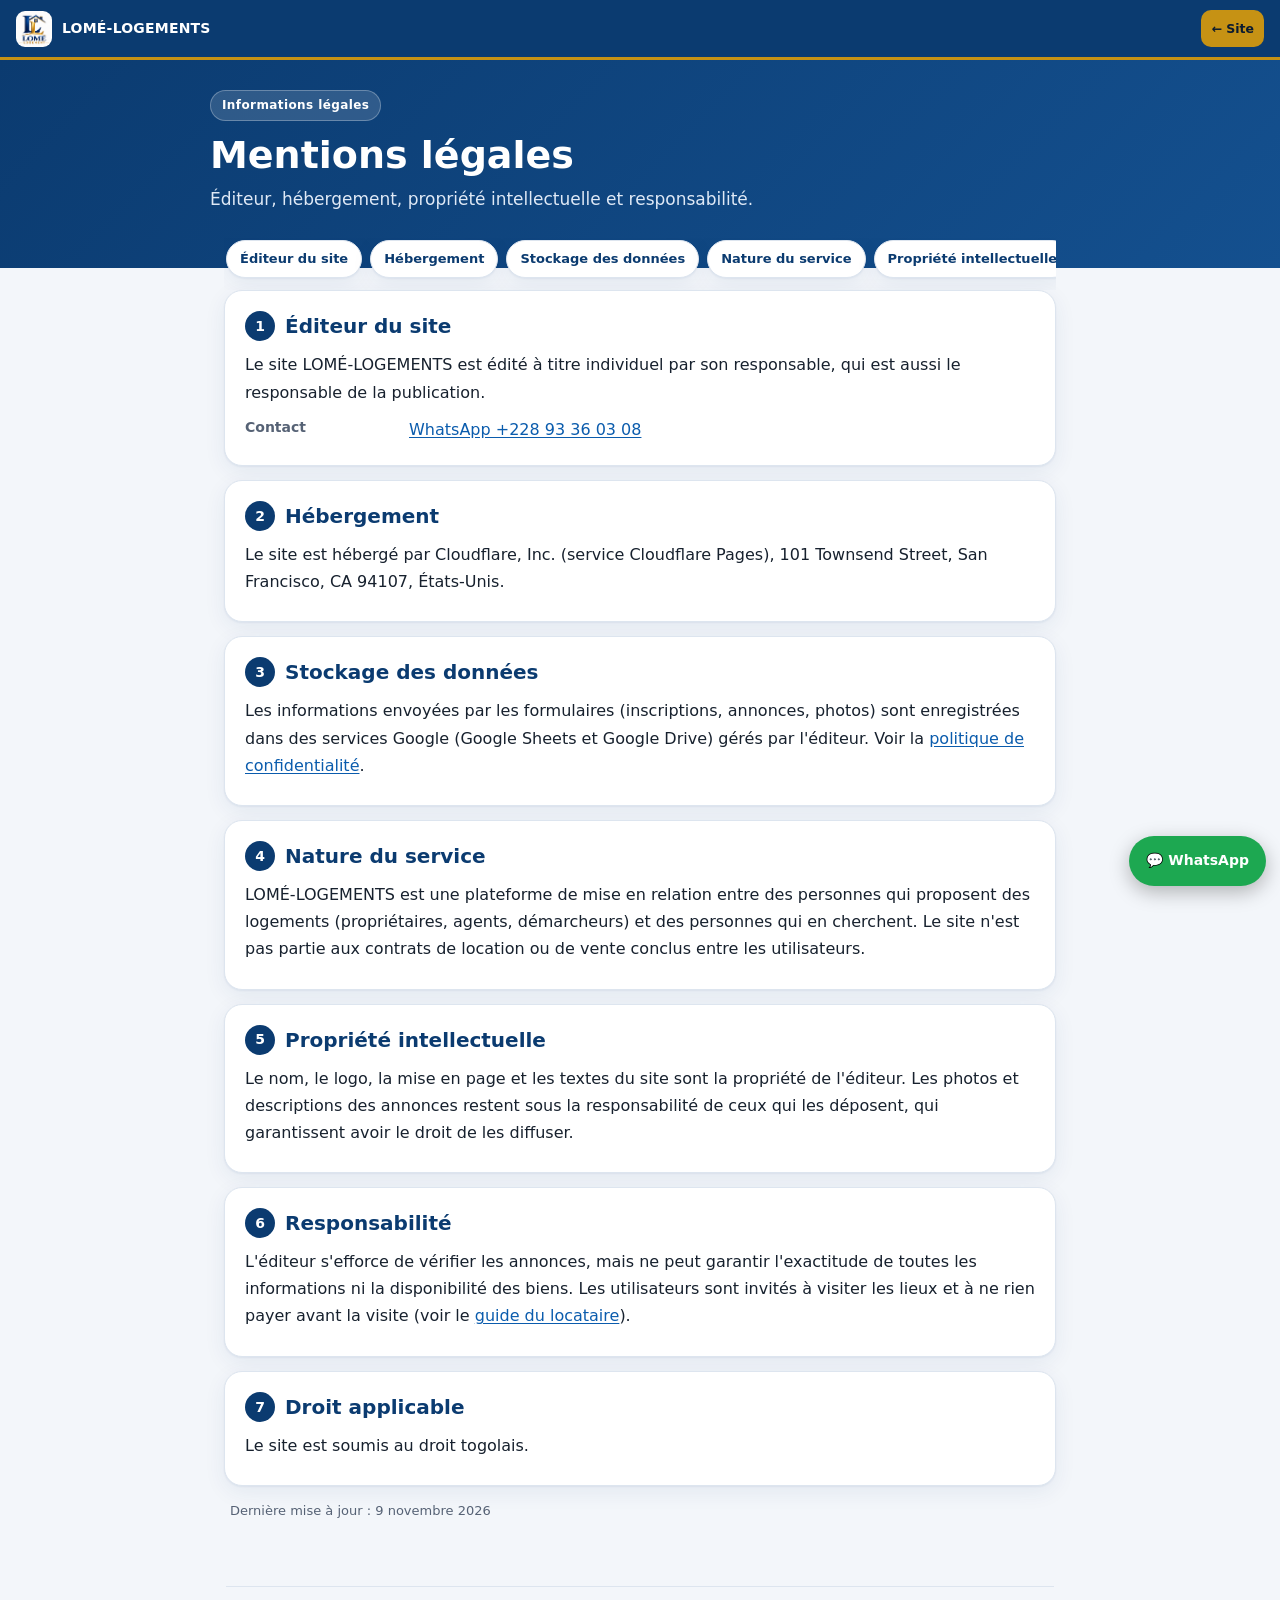
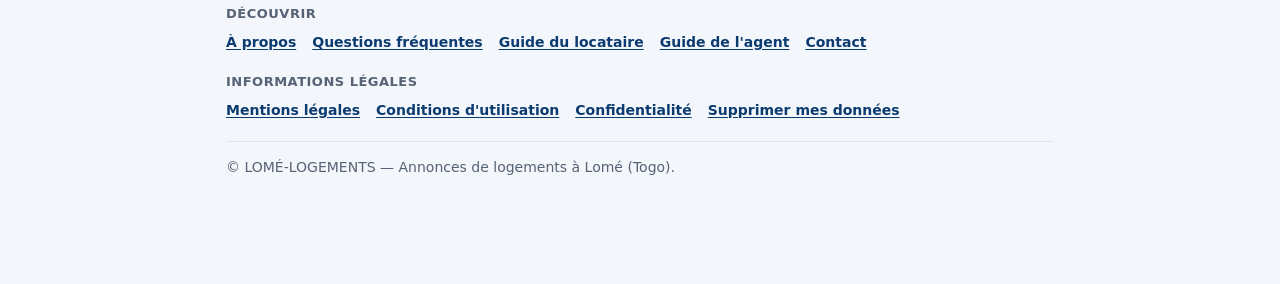
<file: mentions-legales.html>
<!doctype html>
<html lang="fr">
<head>
<meta charset="utf-8">
<meta name="viewport" content="width=device-width, initial-scale=1">
<title>Mentions légales | LOMÉ-LOGEMENTS</title>
<meta name="description" content="Éditeur, hébergement, propriété intellectuelle et responsabilité.">
<link rel="canonical" href="https://lome-logements.pages.dev/mentions-legales.html">
<meta name="theme-color" content="#0B3B70">
<link rel="icon" href="/favicon.ico" sizes="48x48">
<link rel="icon" type="image/png" sizes="48x48" href="/favicon-48x48.png">
<style>
:root{--navy:#0B3B70;--navy2:#14508f;--gold:#C69214;--bg:#f3f6fa;--card:#fff;--txt:#17212e;--muted:#566275;--line:#dde5ef;--soft:#eef3f9;--ok:#1f7a45;--warn:#a5361f;--shadow:0 1px 2px rgba(11,59,112,.06),0 6px 22px rgba(11,59,112,.07)}
@media (prefers-color-scheme:dark){:root{--bg:#0d1520;--card:#142133;--txt:#e8eef6;--muted:#a3b1c4;--line:#233449;--soft:#1a2b42;--shadow:0 1px 2px rgba(0,0,0,.3)}}
*{box-sizing:border-box}html{-webkit-text-size-adjust:100%;scroll-behavior:smooth}
body{margin:0;background:var(--bg);color:var(--txt);font:16px/1.7 system-ui,-apple-system,"Segoe UI",Roboto,Arial,sans-serif}
a{color:#0b5cad;text-underline-offset:2px}@media (prefers-color-scheme:dark){a{color:#8fc0ff}}
.top{position:sticky;top:0;z-index:20;background:var(--navy);color:#fff;display:flex;align-items:center;gap:10px;padding:10px 16px;border-bottom:3px solid var(--gold)}
.top img{width:36px;height:36px;border-radius:9px;background:#fff}
.top .brand{color:#fff;text-decoration:none;font-weight:800;letter-spacing:.2px;font-size:14px;white-space:nowrap}
.top .back{margin-left:auto;background:var(--gold);color:#0b1b30;text-decoration:none;font-weight:800;font-size:12.5px;padding:8px 10px;border-radius:10px;white-space:nowrap}
.hero{background:linear-gradient(135deg,var(--navy) 0%,var(--navy2) 100%);color:#fff;padding:30px 18px 54px}
.hero .in{max-width:860px;margin:0 auto}
.hero .tag{display:inline-block;background:rgba(255,255,255,.14);border:1px solid rgba(255,255,255,.28);padding:4px 11px;border-radius:99px;font-size:12px;font-weight:700;letter-spacing:.4px;margin-bottom:12px}
.hero h1{margin:0 0 8px;font-size:clamp(26px,5.4vw,38px);line-height:1.18}
.hero p.lead{margin:0;font-size:17px;max-width:640px;color:#dfe9f6}
.wrap{max-width:860px;margin:-30px auto 0;padding:0 14px 40px}
.toc{display:flex;gap:8px;overflow-x:auto;padding:2px 2px 12px;scrollbar-width:none}
.toc::-webkit-scrollbar{display:none}
.toc a{flex:0 0 auto;background:var(--card);border:1px solid var(--line);color:var(--navy);padding:7px 13px;border-radius:99px;font-size:13px;font-weight:700;text-decoration:none;box-shadow:var(--shadow)}
@media (prefers-color-scheme:dark){.toc a{color:#cfe0f7}}
.card{background:var(--card);border:1px solid var(--line);border-radius:18px;padding:20px 20px 16px;margin:0 0 14px;box-shadow:var(--shadow)}
.card h2{margin:0 0 10px;font-size:20px;line-height:1.3;color:var(--navy);display:flex;align-items:center;gap:10px}
@media (prefers-color-scheme:dark){.card h2{color:#cfe0f7}}
.card h2 .n{flex:0 0 auto;width:30px;height:30px;border-radius:50%;background:var(--navy);color:#fff;font-size:14px;display:inline-flex;align-items:center;justify-content:center}
.card p{margin:0 0 10px;color:var(--txt)}
.card ul,.card ol{margin:6px 0 8px;padding-left:22px}.card li{margin:6px 0}
.grid{display:grid;gap:12px;grid-template-columns:1fr}
@media (min-width:640px){.grid.two{grid-template-columns:1fr 1fr}.grid.three{grid-template-columns:1fr 1fr 1fr}}
.feat{background:var(--soft);border-radius:14px;padding:14px}.feat b{display:block;margin-bottom:3px}.feat .i{font-size:24px;display:block;margin-bottom:4px}.feat span{color:var(--muted);font-size:14.5px;line-height:1.5}
.note{border-radius:14px;padding:12px 15px;margin:12px 0;background:#fff7e0;border-left:5px solid var(--gold);color:#3a2d06}
.note.danger{background:#fdecea;border-left-color:#c0392b;color:#5a1b14}
.note.ok{background:#e8f6ee;border-left-color:#1f7a45;color:#143b24}
@media (prefers-color-scheme:dark){.note{background:#2a2410;color:#f3e3b0}.note.danger{background:#2c1512;color:#f6c8c1}.note.ok{background:#12281b;color:#bfe8cd}}
.steps{list-style:none;padding:0!important;counter-reset:s}.steps li{counter-increment:s;position:relative;padding-left:42px;margin:12px 0}
.steps li::before{content:counter(s);position:absolute;left:0;top:0;width:30px;height:30px;border-radius:50%;background:var(--gold);color:#0b1b30;font-weight:800;display:flex;align-items:center;justify-content:center}
details{border:1px solid var(--line);border-radius:14px;padding:0 14px;margin:9px 0;background:var(--card)}
details[open]{background:var(--soft)}summary{cursor:pointer;font-weight:700;padding:13px 0;list-style:none;display:flex;justify-content:space-between;gap:10px}
summary::-webkit-details-marker{display:none}summary::after{content:"＋";color:var(--gold);font-size:20px;line-height:1}details[open] summary::after{content:"－"}
details p{margin:0 0 13px;color:var(--txt)}
.btn{display:inline-flex;align-items:center;gap:8px;background:#1da851;color:#fff!important;text-decoration:none;font-weight:800;padding:12px 18px;border-radius:13px;margin:6px 6px 6px 0}
.btn.alt{background:var(--navy)}
.kv{display:grid;grid-template-columns:150px 1fr;gap:6px 14px;margin:6px 0}.kv dt{color:var(--muted);font-weight:700;font-size:14px}.kv dd{margin:0}
@media (max-width:520px){.kv{grid-template-columns:1fr}.kv dd{margin-bottom:8px}}
.hub{display:grid;gap:10px;grid-template-columns:1fr 1fr}@media (min-width:640px){.hub{grid-template-columns:repeat(3,1fr)}}
.hub a{display:block;background:var(--card);border:1px solid var(--line);border-radius:14px;padding:12px;text-decoration:none;color:var(--txt);font-weight:700;box-shadow:var(--shadow)}.hub a span{display:block;font-size:22px;margin-bottom:2px}
.foot{max-width:860px;margin:0 auto;padding:6px 16px 90px;color:var(--muted);font-size:14px}
.foot h3{font-size:13px;letter-spacing:.5px;text-transform:uppercase;margin:16px 0 6px;color:var(--muted)}
.foot nav{display:flex;flex-wrap:wrap;gap:6px 16px}.foot a{color:var(--navy);font-weight:600}@media (prefers-color-scheme:dark){.foot a{color:#9fc6ff}}
.foot hr{border:0;border-top:1px solid var(--line);margin:18px 0 12px}
.fab{position:fixed;right:14px;bottom:14px;z-index:30;background:#1da851;color:#fff!important;text-decoration:none;font-weight:800;padding:13px 17px;border-radius:99px;box-shadow:0 6px 20px rgba(0,0,0,.28);font-size:14px}
@media print{.top,.fab,.toc{display:none}.hero{background:none;color:#000;padding:0}.card{box-shadow:none}}
</style>
</head>
<body>
<header class="top">
<img src="/logo-lome-logement.png" alt="" width="36" height="36">
<a class="brand" href="/">LOMÉ-LOGEMENTS</a>
<a class="back" href="/">← Site</a>
</header>
<div class="hero"><div class="in">
<span class="tag">Informations légales</span>
<h1>Mentions légales</h1>
<p class="lead">Éditeur, hébergement, propriété intellectuelle et responsabilité.</p>
</div></div>
<main class="wrap">
<nav class="toc" aria-label="Sur cette page"><a href="#editeur">Éditeur du site</a><a href="#hebergement">Hébergement</a><a href="#stockage">Stockage des données</a><a href="#nature">Nature du service</a><a href="#pi">Propriété intellectuelle</a><a href="#responsabilite">Responsabilité</a><a href="#droit">Droit applicable</a></nav>
<section class="card" id="editeur"><h2><span class="n">1</span>Éditeur du site</h2><p>Le site LOMÉ-LOGEMENTS est édité à titre individuel par son responsable, qui est aussi le responsable de la publication.</p><dl class="kv"><dt>Contact</dt><dd><a href="https://wa.me/22893360308">WhatsApp +228 93 36 03 08</a></dd></dl></section>
<section class="card" id="hebergement"><h2><span class="n">2</span>Hébergement</h2><p>Le site est hébergé par Cloudflare, Inc. (service Cloudflare Pages), 101 Townsend Street, San Francisco, CA 94107, États-Unis.</p></section>
<section class="card" id="stockage"><h2><span class="n">3</span>Stockage des données</h2><p>Les informations envoyées par les formulaires (inscriptions, annonces, photos) sont enregistrées dans des services Google (Google Sheets et Google Drive) gérés par l'éditeur. Voir la <a href="/confidentialite.html">politique de confidentialité</a>.</p></section>
<section class="card" id="nature"><h2><span class="n">4</span>Nature du service</h2><p>LOMÉ-LOGEMENTS est une plateforme de mise en relation entre des personnes qui proposent des logements (propriétaires, agents, démarcheurs) et des personnes qui en cherchent. Le site n'est pas partie aux contrats de location ou de vente conclus entre les utilisateurs.</p></section>
<section class="card" id="pi"><h2><span class="n">5</span>Propriété intellectuelle</h2><p>Le nom, le logo, la mise en page et les textes du site sont la propriété de l'éditeur. Les photos et descriptions des annonces restent sous la responsabilité de ceux qui les déposent, qui garantissent avoir le droit de les diffuser.</p></section>
<section class="card" id="responsabilite"><h2><span class="n">6</span>Responsabilité</h2><p>L'éditeur s'efforce de vérifier les annonces, mais ne peut garantir l'exactitude de toutes les informations ni la disponibilité des biens. Les utilisateurs sont invités à visiter les lieux et à ne rien payer avant la visite (voir le <a href="/guide-locataire.html">guide du locataire</a>).</p></section>
<section class="card" id="droit"><h2><span class="n">7</span>Droit applicable</h2><p>Le site est soumis au droit togolais.</p></section>


<p style="color:var(--muted);font-size:13px;margin:4px 6px 0">Dernière mise à jour : 9 novembre 2026</p>
</main>
<footer class="foot"><hr><h3>Découvrir</h3><nav><a href="/a-propos.html">À propos</a><a href="/faq.html">Questions fréquentes</a><a href="/guide-locataire.html">Guide du locataire</a><a href="/guide-agent.html">Guide de l'agent</a><a href="/contact.html">Contact</a></nav><h3>Informations légales</h3><nav><a href="/mentions-legales.html">Mentions légales</a><a href="/conditions.html">Conditions d'utilisation</a><a href="/confidentialite.html">Confidentialité</a><a href="/suppression-donnees.html">Supprimer mes données</a></nav><hr><p>© LOMÉ-LOGEMENTS — Annonces de logements à Lomé (Togo).</p></footer>
<a class="fab" href="https://wa.me/22893360308" aria-label="Écrire sur WhatsApp">💬 WhatsApp</a>
</body>
</html>
</file>
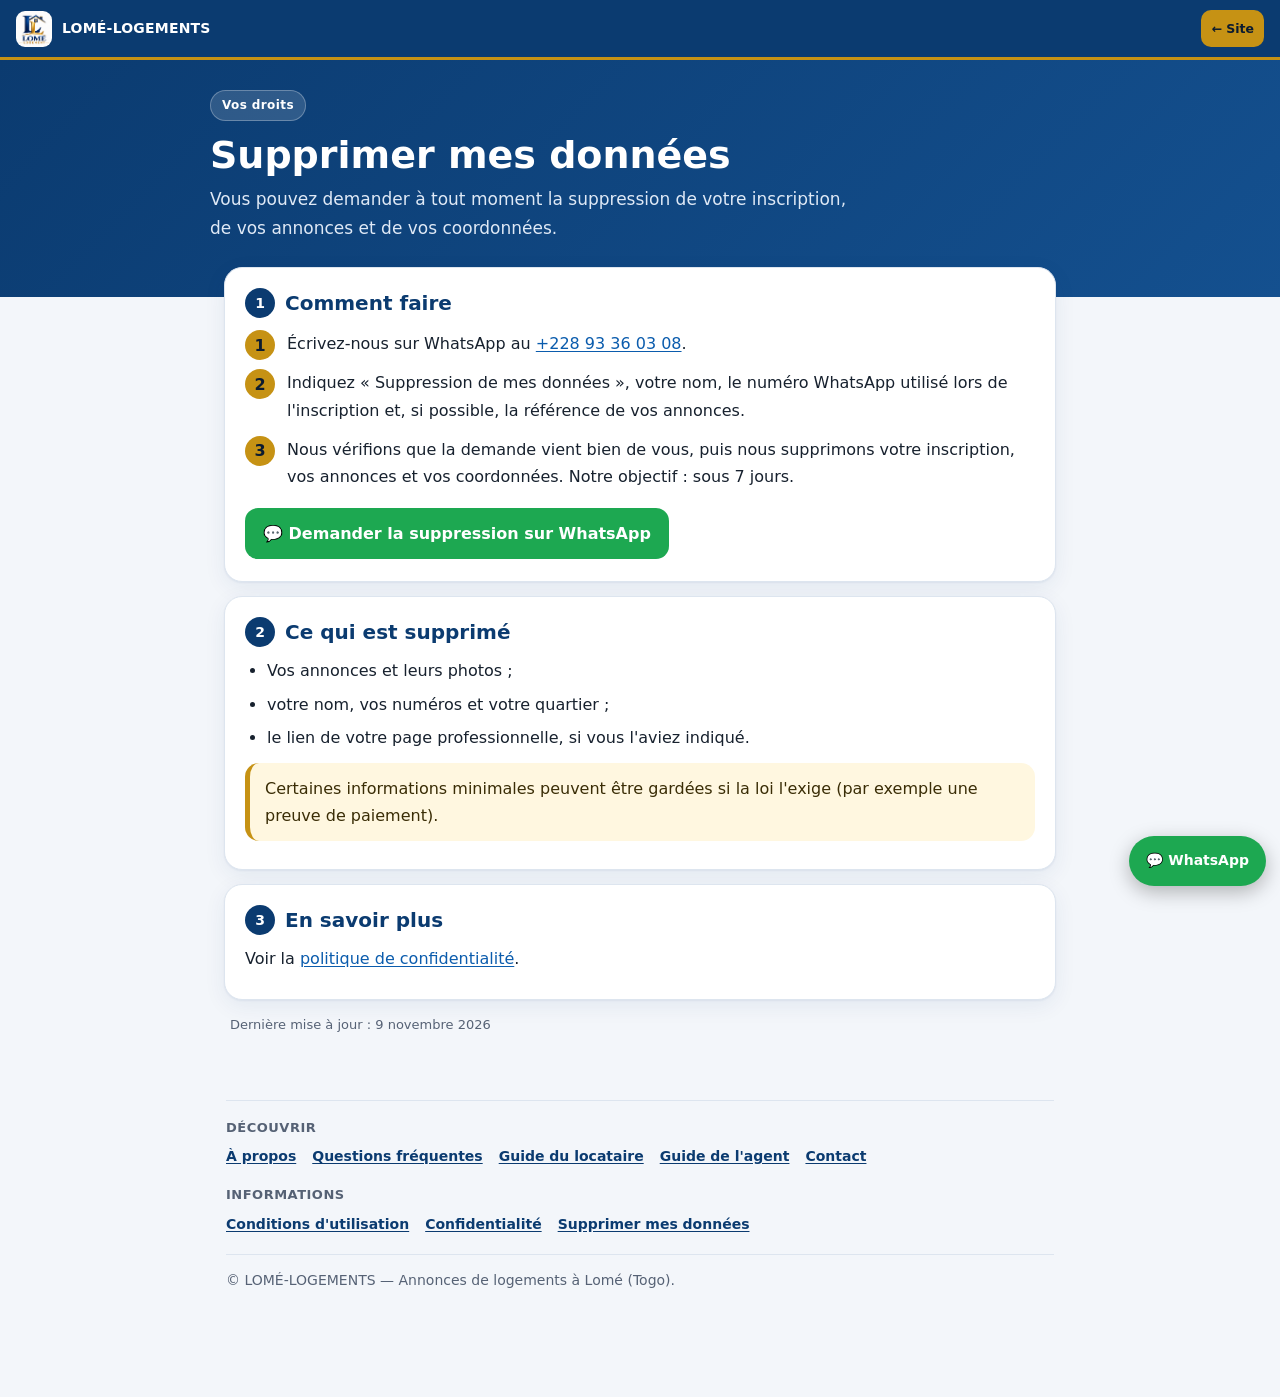
<file: suppression-donnees.html>
<!doctype html>
<html lang="fr">
<head>
<meta charset="utf-8">
<meta name="viewport" content="width=device-width, initial-scale=1">
<title>Supprimer mes données | LOMÉ-LOGEMENTS</title>
<meta name="description" content="Vous pouvez demander à tout moment la suppression de votre inscription, de vos annonces et de vos coordonnées.">
<link rel="canonical" href="https://lome-logements.pages.dev/suppression-donnees.html">
<meta name="theme-color" content="#0B3B70">
<link rel="icon" href="/favicon.ico" sizes="48x48">
<link rel="icon" type="image/png" sizes="48x48" href="/favicon-48x48.png">
<style>
:root{--navy:#0B3B70;--navy2:#14508f;--gold:#C69214;--bg:#f3f6fa;--card:#fff;--txt:#17212e;--muted:#566275;--line:#dde5ef;--soft:#eef3f9;--ok:#1f7a45;--warn:#a5361f;--shadow:0 1px 2px rgba(11,59,112,.06),0 6px 22px rgba(11,59,112,.07)}
@media (prefers-color-scheme:dark){:root{--bg:#0d1520;--card:#142133;--txt:#e8eef6;--muted:#a3b1c4;--line:#233449;--soft:#1a2b42;--shadow:0 1px 2px rgba(0,0,0,.3)}}
*{box-sizing:border-box}html{-webkit-text-size-adjust:100%;scroll-behavior:smooth}
body{margin:0;background:var(--bg);color:var(--txt);font:16px/1.7 system-ui,-apple-system,"Segoe UI",Roboto,Arial,sans-serif}
a{color:#0b5cad;text-underline-offset:2px}@media (prefers-color-scheme:dark){a{color:#8fc0ff}}
.top{position:sticky;top:0;z-index:20;background:var(--navy);color:#fff;display:flex;align-items:center;gap:10px;padding:10px 16px;border-bottom:3px solid var(--gold)}
.top img{width:36px;height:36px;border-radius:9px;background:#fff}
.top .brand{color:#fff;text-decoration:none;font-weight:800;letter-spacing:.2px;font-size:14px;white-space:nowrap}
.top .back{margin-left:auto;background:var(--gold);color:#0b1b30;text-decoration:none;font-weight:800;font-size:12.5px;padding:8px 10px;border-radius:10px;white-space:nowrap}
.hero{background:linear-gradient(135deg,var(--navy) 0%,var(--navy2) 100%);color:#fff;padding:30px 18px 54px}
.hero .in{max-width:860px;margin:0 auto}
.hero .tag{display:inline-block;background:rgba(255,255,255,.14);border:1px solid rgba(255,255,255,.28);padding:4px 11px;border-radius:99px;font-size:12px;font-weight:700;letter-spacing:.4px;margin-bottom:12px}
.hero h1{margin:0 0 8px;font-size:clamp(26px,5.4vw,38px);line-height:1.18}
.hero p.lead{margin:0;font-size:17px;max-width:640px;color:#dfe9f6}
.wrap{max-width:860px;margin:-30px auto 0;padding:0 14px 40px}
.toc{display:flex;gap:8px;overflow-x:auto;padding:2px 2px 12px;scrollbar-width:none}
.toc::-webkit-scrollbar{display:none}
.toc a{flex:0 0 auto;background:var(--card);border:1px solid var(--line);color:var(--navy);padding:7px 13px;border-radius:99px;font-size:13px;font-weight:700;text-decoration:none;box-shadow:var(--shadow)}
@media (prefers-color-scheme:dark){.toc a{color:#cfe0f7}}
.card{background:var(--card);border:1px solid var(--line);border-radius:18px;padding:20px 20px 16px;margin:0 0 14px;box-shadow:var(--shadow)}
.card h2{margin:0 0 10px;font-size:20px;line-height:1.3;color:var(--navy);display:flex;align-items:center;gap:10px}
@media (prefers-color-scheme:dark){.card h2{color:#cfe0f7}}
.card h2 .n{flex:0 0 auto;width:30px;height:30px;border-radius:50%;background:var(--navy);color:#fff;font-size:14px;display:inline-flex;align-items:center;justify-content:center}
.card p{margin:0 0 10px;color:var(--txt)}
.card ul,.card ol{margin:6px 0 8px;padding-left:22px}.card li{margin:6px 0}
.grid{display:grid;gap:12px;grid-template-columns:1fr}
@media (min-width:640px){.grid.two{grid-template-columns:1fr 1fr}.grid.three{grid-template-columns:1fr 1fr 1fr}}
.feat{background:var(--soft);border-radius:14px;padding:14px}.feat b{display:block;margin-bottom:3px}.feat .i{font-size:24px;display:block;margin-bottom:4px}.feat span{color:var(--muted);font-size:14.5px;line-height:1.5}
.note{border-radius:14px;padding:12px 15px;margin:12px 0;background:#fff7e0;border-left:5px solid var(--gold);color:#3a2d06}
.note.danger{background:#fdecea;border-left-color:#c0392b;color:#5a1b14}
.note.ok{background:#e8f6ee;border-left-color:#1f7a45;color:#143b24}
@media (prefers-color-scheme:dark){.note{background:#2a2410;color:#f3e3b0}.note.danger{background:#2c1512;color:#f6c8c1}.note.ok{background:#12281b;color:#bfe8cd}}
.steps{list-style:none;padding:0!important;counter-reset:s}.steps li{counter-increment:s;position:relative;padding-left:42px;margin:12px 0}
.steps li::before{content:counter(s);position:absolute;left:0;top:0;width:30px;height:30px;border-radius:50%;background:var(--gold);color:#0b1b30;font-weight:800;display:flex;align-items:center;justify-content:center}
details{border:1px solid var(--line);border-radius:14px;padding:0 14px;margin:9px 0;background:var(--card)}
details[open]{background:var(--soft)}summary{cursor:pointer;font-weight:700;padding:13px 0;list-style:none;display:flex;justify-content:space-between;gap:10px}
summary::-webkit-details-marker{display:none}summary::after{content:"＋";color:var(--gold);font-size:20px;line-height:1}details[open] summary::after{content:"－"}
details p{margin:0 0 13px;color:var(--txt)}
.btn{display:inline-flex;align-items:center;gap:8px;background:#1da851;color:#fff!important;text-decoration:none;font-weight:800;padding:12px 18px;border-radius:13px;margin:6px 6px 6px 0}
.btn.alt{background:var(--navy)}
.kv{display:grid;grid-template-columns:150px 1fr;gap:6px 14px;margin:6px 0}.kv dt{color:var(--muted);font-weight:700;font-size:14px}.kv dd{margin:0}
@media (max-width:520px){.kv{grid-template-columns:1fr}.kv dd{margin-bottom:8px}}
.hub{display:grid;gap:10px;grid-template-columns:1fr 1fr}@media (min-width:640px){.hub{grid-template-columns:repeat(3,1fr)}}
.hub a{display:block;background:var(--card);border:1px solid var(--line);border-radius:14px;padding:12px;text-decoration:none;color:var(--txt);font-weight:700;box-shadow:var(--shadow)}.hub a span{display:block;font-size:22px;margin-bottom:2px}
.foot{max-width:860px;margin:0 auto;padding:6px 16px 90px;color:var(--muted);font-size:14px}
.foot h3{font-size:13px;letter-spacing:.5px;text-transform:uppercase;margin:16px 0 6px;color:var(--muted)}
.foot nav{display:flex;flex-wrap:wrap;gap:6px 16px}.foot a{color:var(--navy);font-weight:600}@media (prefers-color-scheme:dark){.foot a{color:#9fc6ff}}
.foot hr{border:0;border-top:1px solid var(--line);margin:18px 0 12px}
.fab{position:fixed;right:14px;bottom:14px;z-index:30;background:#1da851;color:#fff!important;text-decoration:none;font-weight:800;padding:13px 17px;border-radius:99px;box-shadow:0 6px 20px rgba(0,0,0,.28);font-size:14px}
@media print{.top,.fab,.toc{display:none}.hero{background:none;color:#000;padding:0}.card{box-shadow:none}}
</style>
</head>
<body>
<header class="top">
<img src="/logo-lome-logement.png" alt="" width="36" height="36">
<a class="brand" href="/">LOMÉ-LOGEMENTS</a>
<a class="back" href="/">← Site</a>
</header>
<div class="hero"><div class="in">
<span class="tag">Vos droits</span>
<h1>Supprimer mes données</h1>
<p class="lead">Vous pouvez demander à tout moment la suppression de votre inscription, de vos annonces et de vos coordonnées.</p>
</div></div>
<main class="wrap">

<section class="card" id="comment"><h2><span class="n">1</span>Comment faire</h2><ol class="steps"><li>Écrivez-nous sur WhatsApp au <a href="https://wa.me/22893360308">+228 93 36 03 08</a>.</li><li>Indiquez « Suppression de mes données », votre nom, le numéro WhatsApp utilisé lors de l'inscription et, si possible, la référence de vos annonces.</li><li>Nous vérifions que la demande vient bien de vous, puis nous supprimons votre inscription, vos annonces et vos coordonnées. Notre objectif : sous 7 jours.</li></ol><a class="btn" href="https://wa.me/22893360308?text=Suppression%20de%20mes%20donn%C3%A9es%20-%20Nom%20%3A%20">💬 Demander la suppression sur WhatsApp</a></section>
<section class="card" id="supprime"><h2><span class="n">2</span>Ce qui est supprimé</h2><ul><li>Vos annonces et leurs photos ;</li><li>votre nom, vos numéros et votre quartier ;</li><li>le lien de votre page professionnelle, si vous l'aviez indiqué.</li></ul><div class="note">Certaines informations minimales peuvent être gardées si la loi l'exige (par exemple une preuve de paiement).</div></section>
<section class="card" id="plus"><h2><span class="n">3</span>En savoir plus</h2><p>Voir la <a href="/confidentialite.html">politique de confidentialité</a>.</p></section>


<p style="color:var(--muted);font-size:13px;margin:4px 6px 0">Dernière mise à jour : 9 novembre 2026</p>
</main>
<footer class="foot"><hr><h3>Découvrir</h3><nav><a href="/a-propos.html">À propos</a><a href="/faq.html">Questions fréquentes</a><a href="/guide-locataire.html">Guide du locataire</a><a href="/guide-agent.html">Guide de l'agent</a><a href="/contact.html">Contact</a></nav><h3>Informations</h3><nav><a href="/conditions.html">Conditions d'utilisation</a><a href="/confidentialite.html">Confidentialité</a><a href="/suppression-donnees.html">Supprimer mes données</a></nav><hr><p>© LOMÉ-LOGEMENTS — Annonces de logements à Lomé (Togo).</p></footer>
<a class="fab" href="https://wa.me/22893360308" aria-label="Écrire sur WhatsApp">💬 WhatsApp</a>
</body>
</html>
</file>
